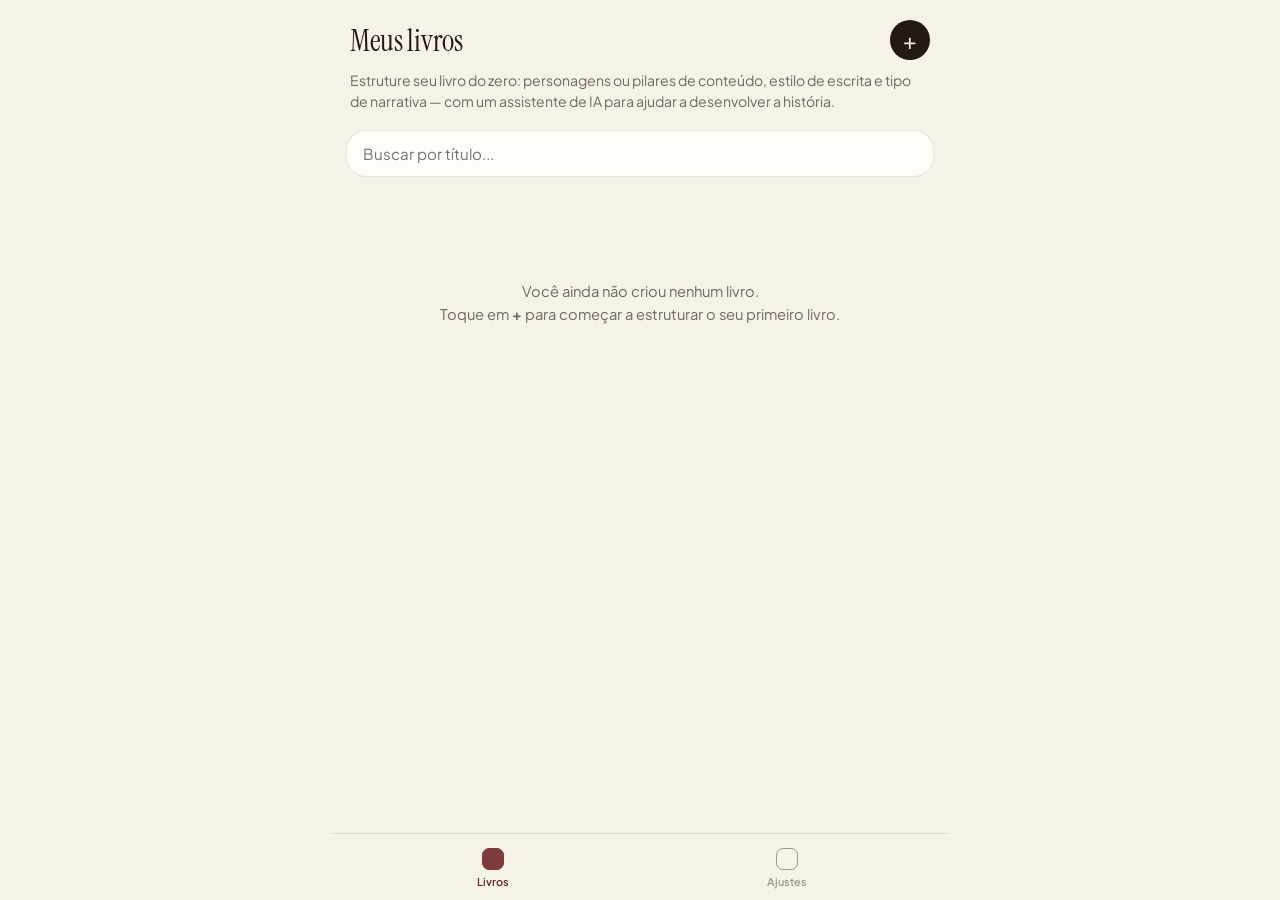
<file: index.html>
<!DOCTYPE html>
<html lang="pt-BR">
<head>
<meta charset="UTF-8">
<meta name="viewport" content="width=device-width, initial-scale=1.0">
<title>Estúdio do Livro</title>
<link rel="manifest" href="manifest.json">
<link rel="icon" href="data:image/svg+xml,%3Csvg xmlns='http://www.w3.org/2000/svg' viewBox='0 0 100 100'%3E%3Crect width='100' height='100' rx='22' fill='%237d3b3b'/%3E%3Cpath d='M28 26h30a10 10 0 0 1 10 10v40H38a10 10 0 0 0-10 10V26z' fill='%23f7f2e7'/%3E%3Cpath d='M28 26v60' stroke='%235e2b2b' stroke-width='4' stroke-linecap='round'/%3E%3C/svg%3E">
<link rel="apple-touch-icon" sizes="180x180" href="icons/icon-180.png">
<meta name="theme-color" content="#f7f2e7">
<meta name="apple-mobile-web-app-capable" content="yes">
<meta name="apple-mobile-web-app-status-bar-style" content="black-translucent">
<meta name="apple-mobile-web-app-title" content="Estúdio do Livro">
<link rel="preconnect" href="https://fonts.googleapis.com">
<link rel="preconnect" href="https://fonts.gstatic.com" crossorigin>
<link href="https://fonts.googleapis.com/css2?family=Instrument+Serif&family=Plus+Jakarta+Sans:wght@400;500;600;700;800&display=swap" rel="stylesheet">
<link rel="stylesheet" href="css/style.css">
</head>
<body>

<!-- HOME: BOOK LIST -->
<section id="screen-home" class="screen active" data-tab="livros">
  <header class="topbar">
    <h1>Meus livros</h1>
    <button id="btn-add-book" class="btn-round-dark" title="Novo livro">+</button>
  </header>

  <p class="tagline">Estruture seu livro do zero: personagens ou pilares de conteúdo, estilo de escrita e tipo de narrativa — com um assistente de IA para ajudar a desenvolver a história.</p>

  <div class="search-bar">
    <input id="search-input" type="text" placeholder="Buscar por título...">
  </div>

  <div id="book-list" class="house-list"></div>

  <p id="empty-state" class="empty-state" hidden>
    Você ainda não criou nenhum livro.<br>
    Toque em <strong>+</strong> para começar a estruturar o seu primeiro livro.
  </p>
</section>

<!-- NEW BOOK -->
<section id="screen-book-setup" class="screen" data-tab="livros">
  <header class="topbar with-border">
    <button class="icon-btn btn-back" data-back-to="screen-home">←</button>
    <h1 style="font-size:1.3rem;">Novo livro</h1>
  </header>

  <form id="book-setup-form" class="form">
    <label>Título do livro
      <input id="input-book-title" type="text" placeholder="Ex: O Jardim de Sal" required>
    </label>
    <label>Sobre o que é o seu livro?
      <select id="select-book-theme" required></select>
    </label>
    <p id="theme-hint" class="hint-text"></p>
    <label>Sinopse ou ideia inicial <span style="font-weight:400;color:var(--ink-faint);">(opcional)</span>
      <textarea id="input-book-synopsis" rows="4" placeholder="Um parágrafo curto sobre a ideia central, mesmo que ainda incompleta."></textarea>
    </label>
    <button type="submit" class="btn btn-primary">Criar livro</button>
  </form>
</section>

<!-- BOOK DETAIL -->
<section id="screen-book-detail" class="screen" data-tab="livros">
  <header class="topbar">
    <button class="icon-btn btn-back" data-back-to="screen-home">←</button>
    <div style="flex:1;"></div>
    <button id="btn-delete-book" class="icon-btn" title="Excluir livro">🗑</button>
  </header>
  <div style="padding: 0 20px 4px;">
    <h1 id="detail-title" style="font-size:1.7rem;">Livro</h1>
    <p id="detail-theme-label" style="margin:2px 0 0;color:var(--ink-soft);font-size:0.85rem;"></p>
  </div>

  <div class="tabs">
    <button class="tab-btn active" data-tab="tab-overview">Visão geral</button>
    <button class="tab-btn" data-tab="tab-characters">Personagens</button>
    <button class="tab-btn" data-tab="tab-structure">Estrutura</button>
    <button class="tab-btn" data-tab="tab-style">Estilo</button>
    <button class="tab-btn" data-tab="tab-reference">Livro anterior</button>
    <button class="tab-btn" data-tab="tab-ai">Assistente IA</button>
  </div>

  <!-- OVERVIEW -->
  <div id="tab-overview" class="tab-content active">
    <form id="form-overview" class="form" style="padding:0;">
      <label>Sinopse / premissa
        <textarea id="input-overview-synopsis" rows="4"></textarea>
      </label>
      <label>Público-alvo
        <input id="input-overview-audience" type="text" placeholder="Ex: mulheres 25-40 anos que querem mudar de carreira">
      </label>
      <label>Tom de voz
        <input id="input-overview-tone" type="text" placeholder="Ex: inspirador, direto, bem-humorado, poético...">
      </label>
      <button type="submit" class="btn btn-primary">Salvar visão geral</button>
    </form>
    <p id="overview-stats" class="hint-text" style="margin-top:14px;"></p>
  </div>

  <!-- CHARACTERS (narrative themes) -->
  <div id="tab-characters" class="tab-content">
    <p class="hint-text">Para cada personagem, pense em quem ele é, o que ele <strong>representa</strong> na história (um valor, um medo, uma transformação) e como ele empurra o conflito para frente.</p>

    <div class="card">
      <p class="label">Perguntas guia da narrativa</p>
      <form id="form-story-guide" class="form" style="padding:0;">
        <label>Qual é o conflito central da história?
          <textarea id="input-story-conflict" rows="2"></textarea>
        </label>
        <label>Cenário: onde e quando a história se passa?
          <textarea id="input-story-setting" rows="2"></textarea>
        </label>
        <label>Qual é o tema ou mensagem central?
          <textarea id="input-story-theme" rows="2"></textarea>
        </label>
        <label>Qual é o principal ponto de virada?
          <textarea id="input-story-turningpoint" rows="2"></textarea>
        </label>
        <label>Como a história termina (ou fica em aberto)?
          <textarea id="input-story-ending" rows="2"></textarea>
        </label>
        <button type="submit" class="btn btn-secondary">Salvar perguntas guia</button>
      </form>
    </div>

    <div class="section-heading-row">
      <h3>Personagens</h3>
      <button id="btn-add-character" class="pill-btn">+ Adicionar</button>
    </div>
    <div id="character-list" class="item-list"></div>
    <p id="characters-empty" class="empty-state" hidden>Nenhum personagem cadastrado ainda.</p>

    <form id="character-form" class="form card" hidden>
      <input id="input-char-id" type="hidden">
      <label>Nome do personagem
        <input id="input-char-name" type="text" required>
      </label>
      <label>Papel na história
        <select id="input-char-role">
          <option>Protagonista</option>
          <option>Antagonista</option>
          <option>Coadjuvante</option>
          <option>Mentor</option>
          <option>Interesse amoroso</option>
          <option>Narrador</option>
          <option>Antagonista secundário</option>
          <option>Outro</option>
        </select>
      </label>
      <label>O que ele representa / simboliza?
        <input id="input-char-represents" type="text" placeholder="Ex: a coragem de recomeçar, o medo de confiar...">
      </label>
      <label>Descrição / personalidade
        <textarea id="input-char-description" rows="3"></textarea>
      </label>
      <label>Objetivo / motivação
        <textarea id="input-char-goal" rows="2"></textarea>
      </label>
      <label>Conflito interno
        <textarea id="input-char-conflict" rows="2"></textarea>
      </label>
      <label>Arco de transformação
        <textarea id="input-char-arc" rows="2"></textarea>
      </label>
      <div style="display:flex;gap:10px;">
        <button type="submit" class="btn btn-primary" style="flex:1;">Salvar personagem</button>
        <button type="button" id="btn-cancel-character" class="btn btn-secondary" style="flex:1;">Cancelar</button>
      </div>
    </form>
  </div>

  <!-- STRUCTURE (mindset / non-fiction themes) -->
  <div id="tab-structure" class="tab-content">
    <p class="hint-text">Estas perguntas ajudam a estruturar o conteúdo antes de escrever o primeiro capítulo.</p>

    <form id="form-structure" class="form card">
      <label>Qual é a principal transformação que o leitor deve alcançar?
        <textarea id="input-struct-transformation" rows="2"></textarea>
      </label>
      <label>Qual é a dor / problema principal do seu leitor hoje?
        <textarea id="input-struct-pain" rows="2"></textarea>
      </label>
      <label>Quais crenças limitantes você quer desconstruir?
        <textarea id="input-struct-beliefs" rows="2"></textarea>
      </label>
      <label>Que exercícios, reflexões ou desafios práticos o leitor deve fazer?
        <textarea id="input-struct-exercises" rows="2"></textarea>
      </label>
      <label>Que histórias pessoais ou estudos de caso você vai usar?
        <textarea id="input-struct-cases" rows="2"></textarea>
      </label>
      <label>Resumo do "antes e depois" que representa o livro
        <textarea id="input-struct-beforeafter" rows="2"></textarea>
      </label>
      <label>Quem é o leitor ideal, e o que ele já tentou sem sucesso?
        <textarea id="input-struct-idealreader" rows="2"></textarea>
      </label>
      <button type="submit" class="btn btn-secondary">Salvar estrutura</button>
    </form>

    <div class="section-heading-row">
      <h3>Pilares / capítulos centrais</h3>
      <button id="btn-add-pillar" class="pill-btn">+ Adicionar pilar</button>
    </div>
    <div id="pillar-list" class="item-list"></div>
    <p id="pillars-empty" class="empty-state" hidden>Nenhum pilar cadastrado ainda.</p>

    <form id="pillar-form" class="form card" hidden>
      <input id="input-pillar-id" type="hidden">
      <label>Título do pilar / capítulo
        <input id="input-pillar-title" type="text" required>
      </label>
      <label>Do que ele trata?
        <textarea id="input-pillar-description" rows="3"></textarea>
      </label>
      <div style="display:flex;gap:10px;">
        <button type="submit" class="btn btn-primary" style="flex:1;">Salvar pilar</button>
        <button type="button" id="btn-cancel-pillar" class="btn btn-secondary" style="flex:1;">Cancelar</button>
      </div>
    </form>
  </div>

  <!-- STYLE -->
  <div id="tab-style" class="tab-content">
    <form id="form-style" class="form" style="padding:0;">
      <label>Tipo de escrita (ponto de vista)
        <select id="input-writing-type">
          <option>Primeira pessoa</option>
          <option>Segunda pessoa</option>
          <option>Terceira pessoa limitada</option>
          <option>Terceira pessoa onisciente</option>
          <option>Epistolar (cartas / diário)</option>
          <option>Multinarrador (várias vozes)</option>
          <option>Direto ao leitor (conversacional / não-ficção)</option>
          <option>Outro</option>
        </select>
      </label>
      <label>Tipo de narrativa (estrutura)
        <select id="input-narrative-type">
          <option>Linear / cronológica</option>
          <option>Não linear (flashbacks e saltos no tempo)</option>
          <option>Estrutura em três atos</option>
          <option>Jornada do herói</option>
          <option>Múltiplos POVs entrelaçados</option>
          <option>Capítulos temáticos (comum em não-ficção)</option>
          <option>Circular (começa e termina no mesmo ponto)</option>
          <option>Outro</option>
        </select>
      </label>
      <button type="submit" class="btn btn-primary">Salvar estilo</button>
    </form>
  </div>

  <!-- REFERENCE (previous book) -->
  <div id="tab-reference" class="tab-content">
    <p class="hint-text">Se você já tem um livro anterior (ou qualquer texto de referência do mesmo universo/estilo), envie o arquivo ou cole o texto aqui. O assistente de IA vai usar esse material para entender melhor o assunto e o seu estilo de escrita.</p>

    <div class="card">
      <p class="label">Enviar arquivo (.txt, .pdf ou .docx)</p>
      <label class="btn btn-secondary photo-upload-label" style="margin-top:6px;">
        Escolher arquivo
        <input id="input-reference-file" type="file" accept=".txt,.pdf,.docx,text/plain,application/pdf" hidden>
      </label>
      <p id="reference-file-status" class="hint-text" style="margin-top:10px;" hidden></p>
    </div>

    <div class="card">
      <p class="label">— ou cole o texto manualmente —</p>
      <textarea id="input-reference-paste" rows="6" placeholder="Cole aqui um trecho do seu livro anterior..." style="width:100%;margin-top:8px;padding:12px 14px;border-radius:var(--radius-sm);border:1.5px solid var(--hairline);font-family:inherit;font-size:0.95rem;"></textarea>
      <button id="btn-save-reference-paste" class="btn btn-secondary">Salvar texto colado</button>
    </div>

    <div id="reference-current" class="card" hidden>
      <p class="label">Referência salva</p>
      <p id="reference-preview" class="value" style="max-height:140px;overflow:auto;"></p>
      <button id="btn-remove-reference" class="btn btn-danger">Remover referência</button>
    </div>
  </div>

  <!-- AI ASSISTANT -->
  <div id="tab-ai" class="tab-content">
    <div id="ai-key-warning" class="warning-text" hidden>
      Configure sua chave de API da Anthropic (Claude) em <strong>Ajustes</strong> para habilitar o assistente de IA.
      <button id="btn-goto-settings-from-ai" class="btn-link" style="display:block;">Ir para Ajustes →</button>
    </div>

    <div id="ai-quick-actions" class="chip-row"></div>

    <div id="chat-messages" class="chat-messages"></div>

    <form id="chat-form" class="chat-input-row">
      <textarea id="input-chat-message" rows="2" placeholder="Pergunte algo ou peça uma sugestão para o seu livro..."></textarea>
      <button type="submit" class="btn btn-primary" style="width:auto;margin-top:0;">Enviar</button>
    </form>
    <button id="btn-clear-chat" class="btn-link">Limpar conversa</button>
  </div>
</section>

<!-- SETTINGS -->
<section id="screen-settings" class="screen" data-tab="ajustes">
  <header class="topbar">
    <h1>Ajustes</h1>
  </header>

  <div class="card" style="margin:8px 16px;">
    <p class="label">Assistente de IA</p>
    <form id="form-ai-config" class="form" style="padding:0;">
      <label>Provedor
        <input type="text" value="Anthropic (Claude)" disabled>
      </label>
      <label>Modelo
        <input id="input-ai-model" type="text" placeholder="claude-sonnet-5">
      </label>
      <label>Chave de API
        <input id="input-ai-key" type="password" placeholder="sk-ant-...">
      </label>
      <button type="submit" class="btn btn-primary">Salvar configuração da IA</button>
    </form>
    <p class="warning-text" style="margin:14px 0 0;">
      Sua chave fica salva <strong>apenas neste navegador</strong> (localStorage) e é usada para chamar a API da Anthropic diretamente do seu dispositivo — ela nunca passa por nenhum outro servidor. Não compartilhe essa chave. Crie a sua em console.anthropic.com.
    </p>
  </div>

  <div class="settings-card">
    <button id="btn-export" class="settings-row">
      <span>Exportar backup</span>
      <span class="row-meta">JSON ›</span>
    </button>
    <label class="settings-row" for="input-import">
      <span>Importar backup</span>
      <span class="row-meta">JSON ›</span>
      <input id="input-import" type="file" accept="application/json">
    </label>
    <button id="btn-reset-all" class="settings-row danger">
      <span>Apagar todos os dados</span>
      <span class="row-meta">›</span>
    </button>
  </div>

  <p class="storage-info" id="storage-info"></p>
</section>

<div id="toast" class="toast" hidden></div>

<!-- Persistent bottom tab bar -->
<nav id="tab-bar" class="tab-bar">
  <button class="tab-bar-btn" data-target="screen-home"><span class="tab-dot"></span>Livros</button>
  <button class="tab-bar-btn" data-target="screen-settings"><span class="tab-dot"></span>Ajustes</button>
</nav>

<script src="js/app.js"></script>
</body>
</html>
</file>
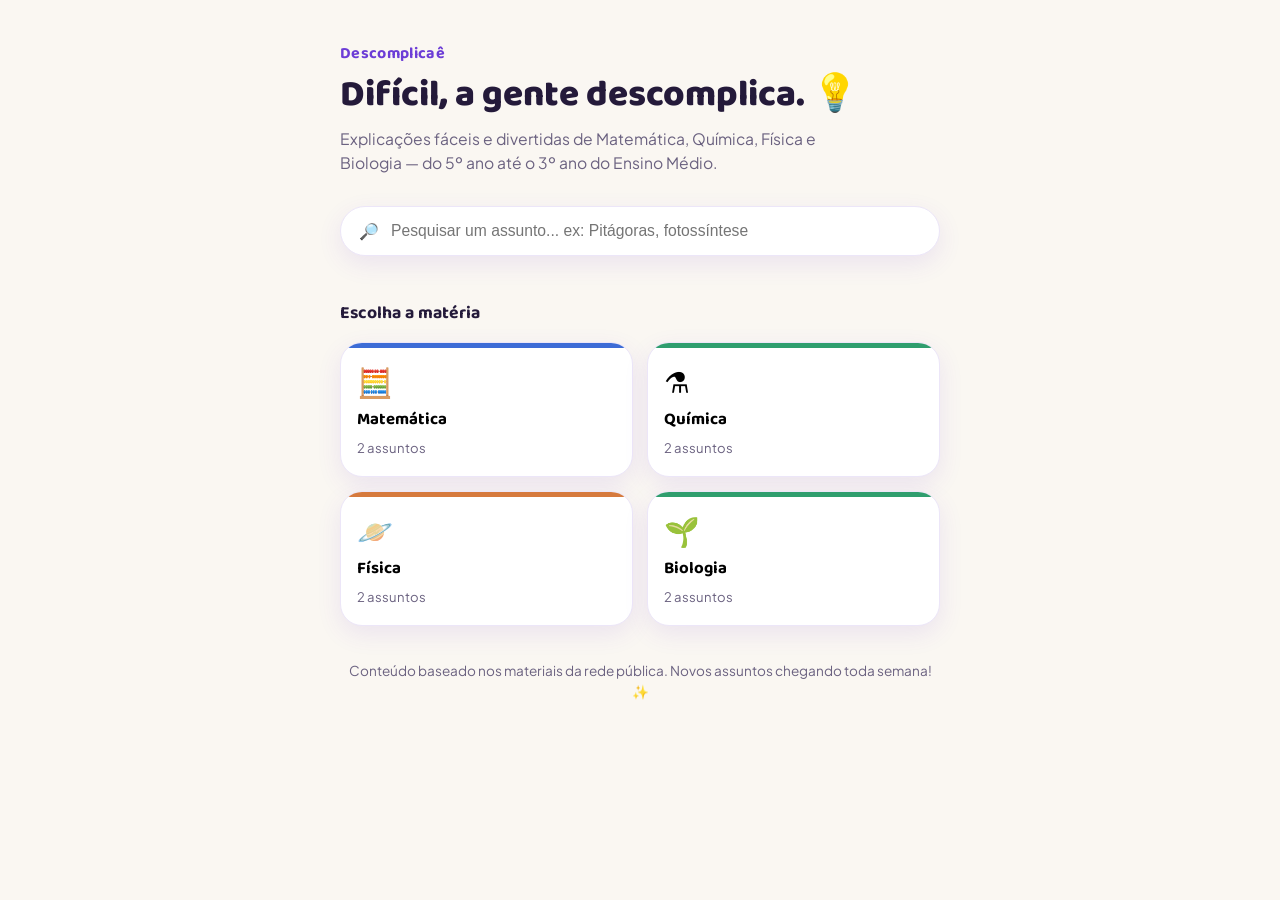
<file: descomplicae/index.html>
<!DOCTYPE html>
<html lang="pt-BR">
<head>
<meta charset="UTF-8">
<meta name="viewport" content="width=device-width, initial-scale=1.0">
<title>Descomplicaê</title>
<link rel="manifest" href="manifest.json">
<link rel="icon" type="image/png" sizes="32x32" href="icons/icon-32.png">
<link rel="icon" type="image/png" sizes="16x16" href="icons/icon-16.png">
<link rel="apple-touch-icon" sizes="180x180" href="icons/icon-180.png">
<meta name="theme-color" content="#6c3dd6">
<meta name="apple-mobile-web-app-capable" content="yes">
<meta name="apple-mobile-web-app-status-bar-style" content="black-translucent">
<meta name="apple-mobile-web-app-title" content="Descomplicaê">
<meta name="description" content="Explicações fáceis e lúdicas de Matemática, Química, Física e Biologia.">
<link rel="preconnect" href="https://fonts.googleapis.com">
<link rel="preconnect" href="https://fonts.gstatic.com" crossorigin>
<link href="https://fonts.googleapis.com/css2?family=Baloo+2:wght@500;600;700;800&family=Plus+Jakarta+Sans:wght@400;500;600;700;800&display=swap" rel="stylesheet">
<link rel="stylesheet" href="css/style.css">
</head>
<body>

<!-- HOME -->
<section id="screen-home" class="screen">
  <header class="hero">
    <p class="hero-kicker">Descomplicaê</p>
    <h1>Difícil, a gente descomplica. 💡</h1>
    <p class="hero-sub">Explicações fáceis e divertidas de Matemática, Química, Física e Biologia — do 5º ano até o 3º ano do Ensino Médio.</p>
  </header>

  <div class="search-bar">
    <span class="search-icon">🔎</span>
    <input id="search-input" type="text" placeholder="Pesquisar um assunto... ex: Pitágoras, fotossíntese">
  </div>
  <div id="search-results" class="search-results" hidden></div>

  <h2 class="section-title">Escolha a matéria</h2>
  <div id="subject-grid" class="subject-grid"></div>

  <p class="footnote">Conteúdo baseado nos materiais da rede pública. Novos assuntos chegando toda semana! ✨</p>
</section>

<!-- SUBJECT: TOPIC LIST -->
<section id="screen-subject" class="screen">
  <header class="topbar" id="subject-topbar">
    <button class="icon-btn btn-back" data-back-to="screen-home">←</button>
    <div class="topbar-title">
      <p id="subject-emoji" class="topbar-emoji"></p>
      <h1 id="subject-name">Matéria</h1>
    </div>
  </header>
  <p id="subject-tagline" class="subject-tagline"></p>
  <div id="topic-groups" class="topic-groups"></div>
</section>

<!-- TOPIC DETAIL -->
<section id="screen-topic" class="screen">
  <header class="topbar">
    <button class="icon-btn btn-back" id="topic-back-btn">←</button>
    <div class="topbar-title">
      <p id="topic-badges" class="topic-badges"></p>
      <h1 id="topic-title">Assunto</h1>
    </div>
  </header>

  <div id="topic-content" class="topic-content"></div>

</section>

<script src="js/app.js"></script>
</body>
</html>
</file>
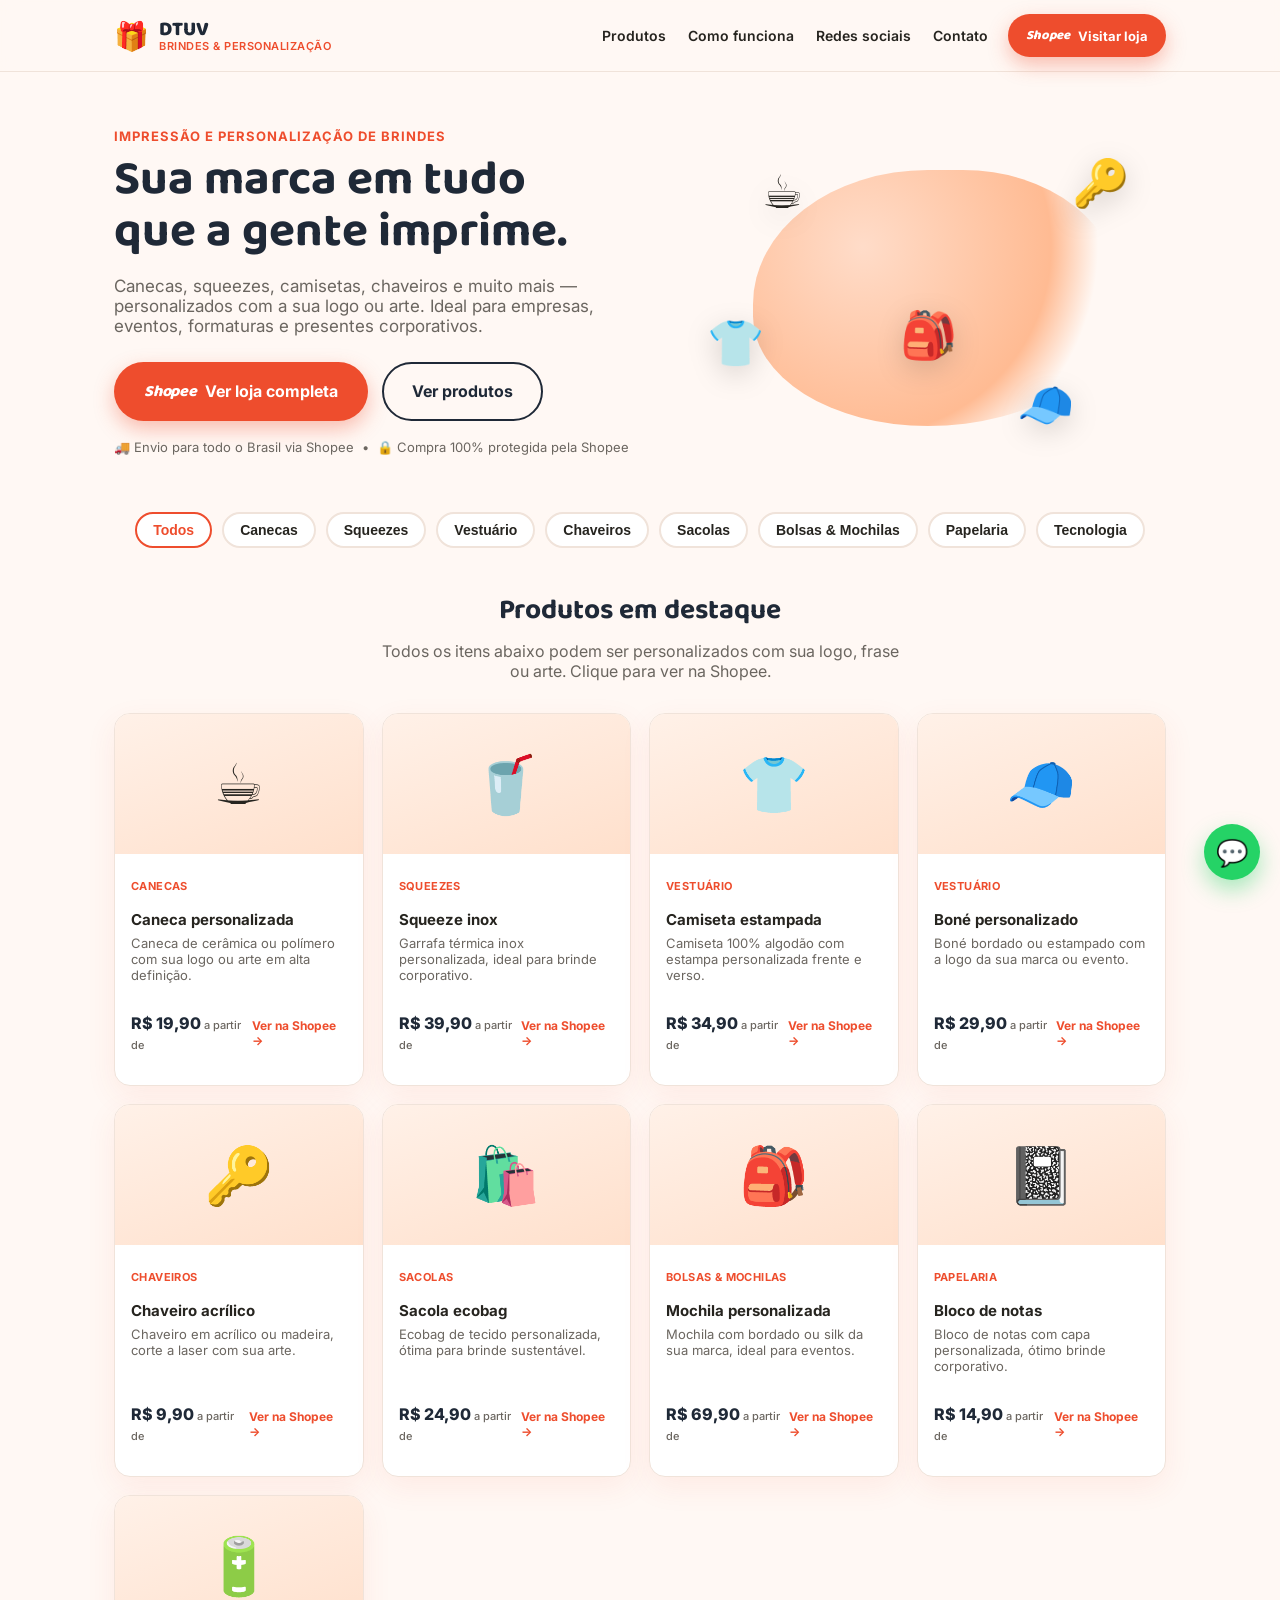
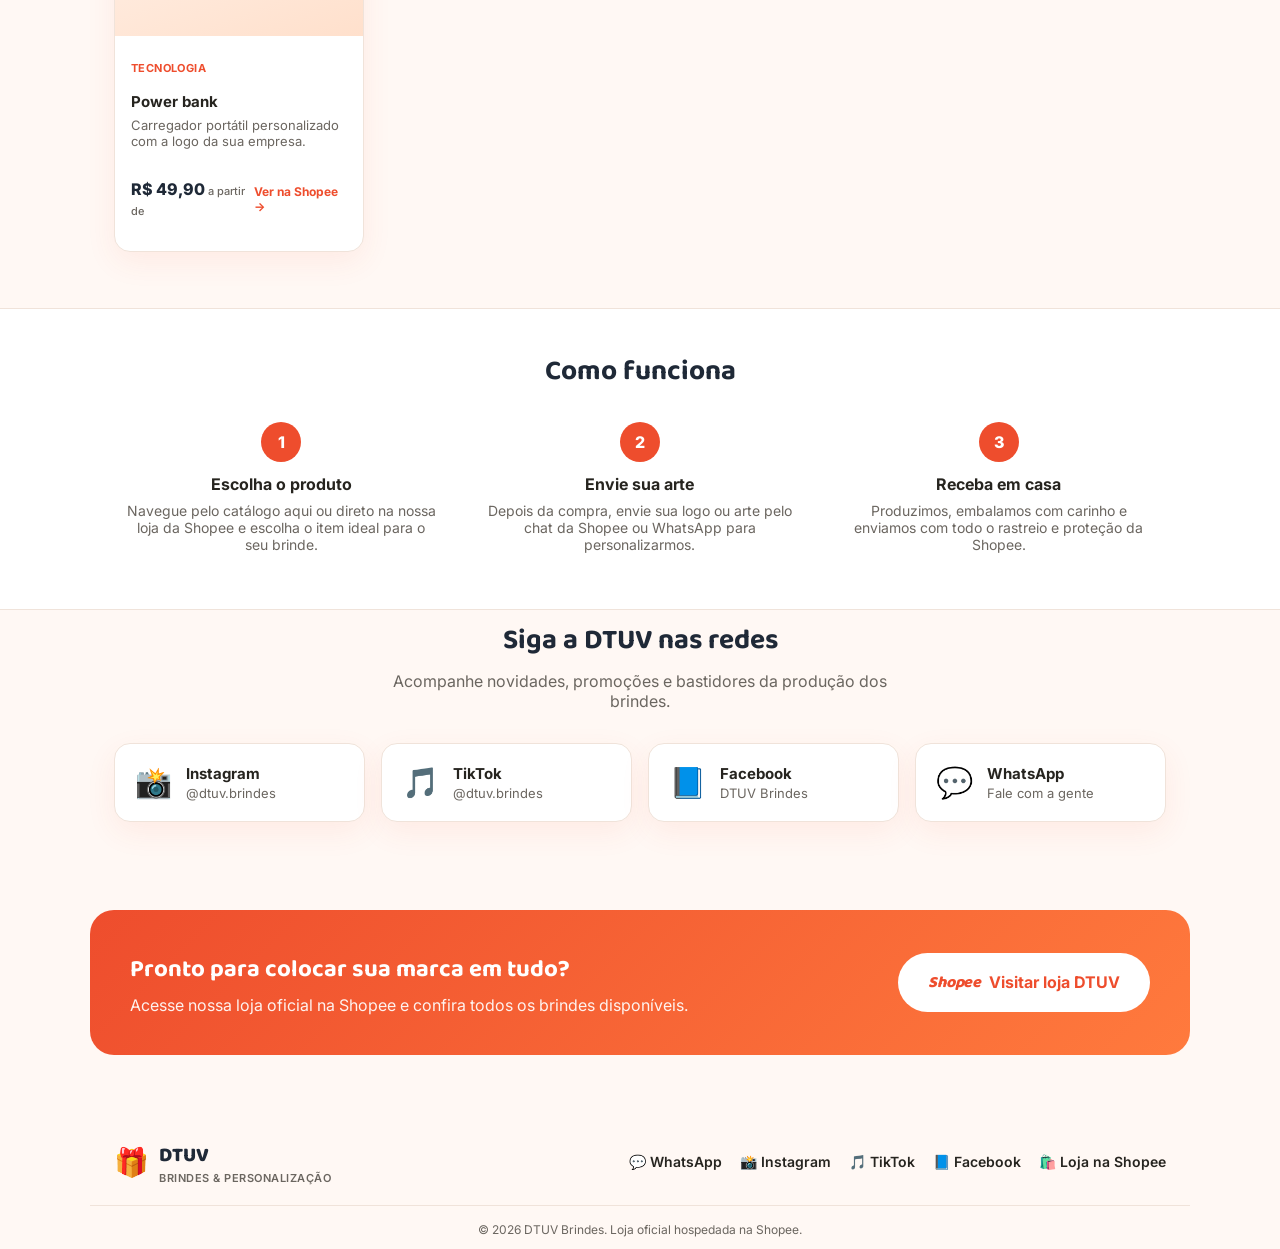
<file: dtuv-brindes/index.html>
<!DOCTYPE html>
<html lang="pt-BR">
<head>
<meta charset="UTF-8">
<meta name="viewport" content="width=device-width, initial-scale=1.0">
<title>DTUV Brindes — Impressão e Personalização</title>
<meta name="description" content="DTUV Brindes: impressão e personalização de canecas, squeezes, camisetas, chaveiros e brindes com a sua arte. Siga nas redes e compre na nossa loja oficial da Shopee.">
<link rel="preconnect" href="https://fonts.googleapis.com">
<link rel="preconnect" href="https://fonts.gstatic.com" crossorigin>
<link href="https://fonts.googleapis.com/css2?family=Inter:wght@400;500;600;700;800&family=Baloo+2:wght@600;700;800&display=swap" rel="stylesheet">
<link rel="stylesheet" href="css/style.css">
</head>
<body>

<header class="topbar">
  <div class="topbar-inner">
    <a class="brand" href="#topo">
      <span class="brand-mark">🎁</span>
      <span class="brand-text">
        <span class="brand-name">DTUV</span>
        <span class="brand-tag">brindes &amp; personalização</span>
      </span>
    </a>
    <nav class="nav">
      <a href="#produtos">Produtos</a>
      <a href="#como-funciona">Como funciona</a>
      <a href="#redes">Redes sociais</a>
      <a href="#contato">Contato</a>
    </nav>
    <a class="btn btn-shopee nav-cta" id="btn-shopee-top" href="#" target="_blank" rel="noopener">
      <span class="shopee-logo">Shopee</span> Visitar loja
    </a>
  </div>
</header>

<section id="topo" class="hero">
  <div class="hero-inner">
    <div class="hero-copy">
      <p class="eyebrow">Impressão e personalização de brindes</p>
      <h1>Sua marca em tudo<br>que a gente imprime.</h1>
      <p class="hero-sub">Canecas, squeezes, camisetas, chaveiros e muito mais — personalizados com a
        sua logo ou arte. Ideal para empresas, eventos, formaturas e presentes corporativos.</p>
      <div class="hero-actions">
        <a class="btn btn-shopee btn-lg" id="btn-shopee-hero" href="#" target="_blank" rel="noopener">
          <span class="shopee-logo">Shopee</span> Ver loja completa
        </a>
        <a class="btn btn-outline btn-lg" href="#produtos">Ver produtos</a>
      </div>
      <p class="hero-note">🚚 Envio para todo o Brasil via Shopee &nbsp;•&nbsp; 🔒 Compra 100% protegida pela Shopee</p>
    </div>
    <div class="hero-art" aria-hidden="true">
      <div class="hero-blob"></div>
      <div class="hero-emoji hero-emoji-1">☕</div>
      <div class="hero-emoji hero-emoji-2">👕</div>
      <div class="hero-emoji hero-emoji-3">🔑</div>
      <div class="hero-emoji hero-emoji-4">🧢</div>
      <div class="hero-emoji hero-emoji-5">🎒</div>
    </div>
  </div>
</section>

<section class="categories">
  <div class="section-inner">
    <div class="category-filters" id="category-filters"></div>
  </div>
</section>

<section id="produtos" class="products">
  <div class="section-inner">
    <h2 class="section-title">Produtos em destaque</h2>
    <p class="section-sub">Todos os itens abaixo podem ser personalizados com sua logo, frase ou arte. Clique para ver na Shopee.</p>
    <div id="product-grid" class="product-grid"></div>
  </div>
</section>

<section id="como-funciona" class="how-it-works">
  <div class="section-inner">
    <h2 class="section-title">Como funciona</h2>
    <div class="steps">
      <div class="step">
        <div class="step-num">1</div>
        <h3>Escolha o produto</h3>
        <p>Navegue pelo catálogo aqui ou direto na nossa loja da Shopee e escolha o item ideal para o seu brinde.</p>
      </div>
      <div class="step">
        <div class="step-num">2</div>
        <h3>Envie sua arte</h3>
        <p>Depois da compra, envie sua logo ou arte pelo chat da Shopee ou WhatsApp para personalizarmos.</p>
      </div>
      <div class="step">
        <div class="step-num">3</div>
        <h3>Receba em casa</h3>
        <p>Produzimos, embalamos com carinho e enviamos com todo o rastreio e proteção da Shopee.</p>
      </div>
    </div>
  </div>
</section>

<section id="redes" class="social">
  <div class="section-inner">
    <h2 class="section-title">Siga a DTUV nas redes</h2>
    <p class="section-sub">Acompanhe novidades, promoções e bastidores da produção dos brindes.</p>
    <div class="social-grid" id="social-grid"></div>
  </div>
</section>

<section class="cta-banner">
  <div class="section-inner cta-banner-inner">
    <div>
      <h2>Pronto para colocar sua marca em tudo?</h2>
      <p>Acesse nossa loja oficial na Shopee e confira todos os brindes disponíveis.</p>
    </div>
    <a class="btn btn-shopee btn-lg" id="btn-shopee-cta" href="#" target="_blank" rel="noopener">
      <span class="shopee-logo">Shopee</span> Visitar loja DTUV
    </a>
  </div>
</section>

<footer id="contato" class="footer">
  <div class="section-inner footer-inner">
    <div class="footer-brand">
      <span class="brand-mark">🎁</span>
      <div>
        <p class="brand-name">DTUV</p>
        <p class="brand-tag">brindes &amp; personalização</p>
      </div>
    </div>
    <div class="footer-links">
      <a id="footer-whatsapp" href="#" target="_blank" rel="noopener">💬 WhatsApp</a>
      <a id="footer-instagram" href="#" target="_blank" rel="noopener">📸 Instagram</a>
      <a id="footer-tiktok" href="#" target="_blank" rel="noopener">🎵 TikTok</a>
      <a id="footer-facebook" href="#" target="_blank" rel="noopener">📘 Facebook</a>
      <a id="footer-shopee" href="#" target="_blank" rel="noopener">🛍️ Loja na Shopee</a>
    </div>
  </div>
  <p class="footer-copy">© <span id="footer-year"></span> DTUV Brindes. Loja oficial hospedada na Shopee.</p>
</footer>

<a class="whatsapp-float" id="whatsapp-float" href="#" target="_blank" rel="noopener" title="Falar no WhatsApp">💬</a>

<script src="js/app.js"></script>
</body>
</html>
</file>
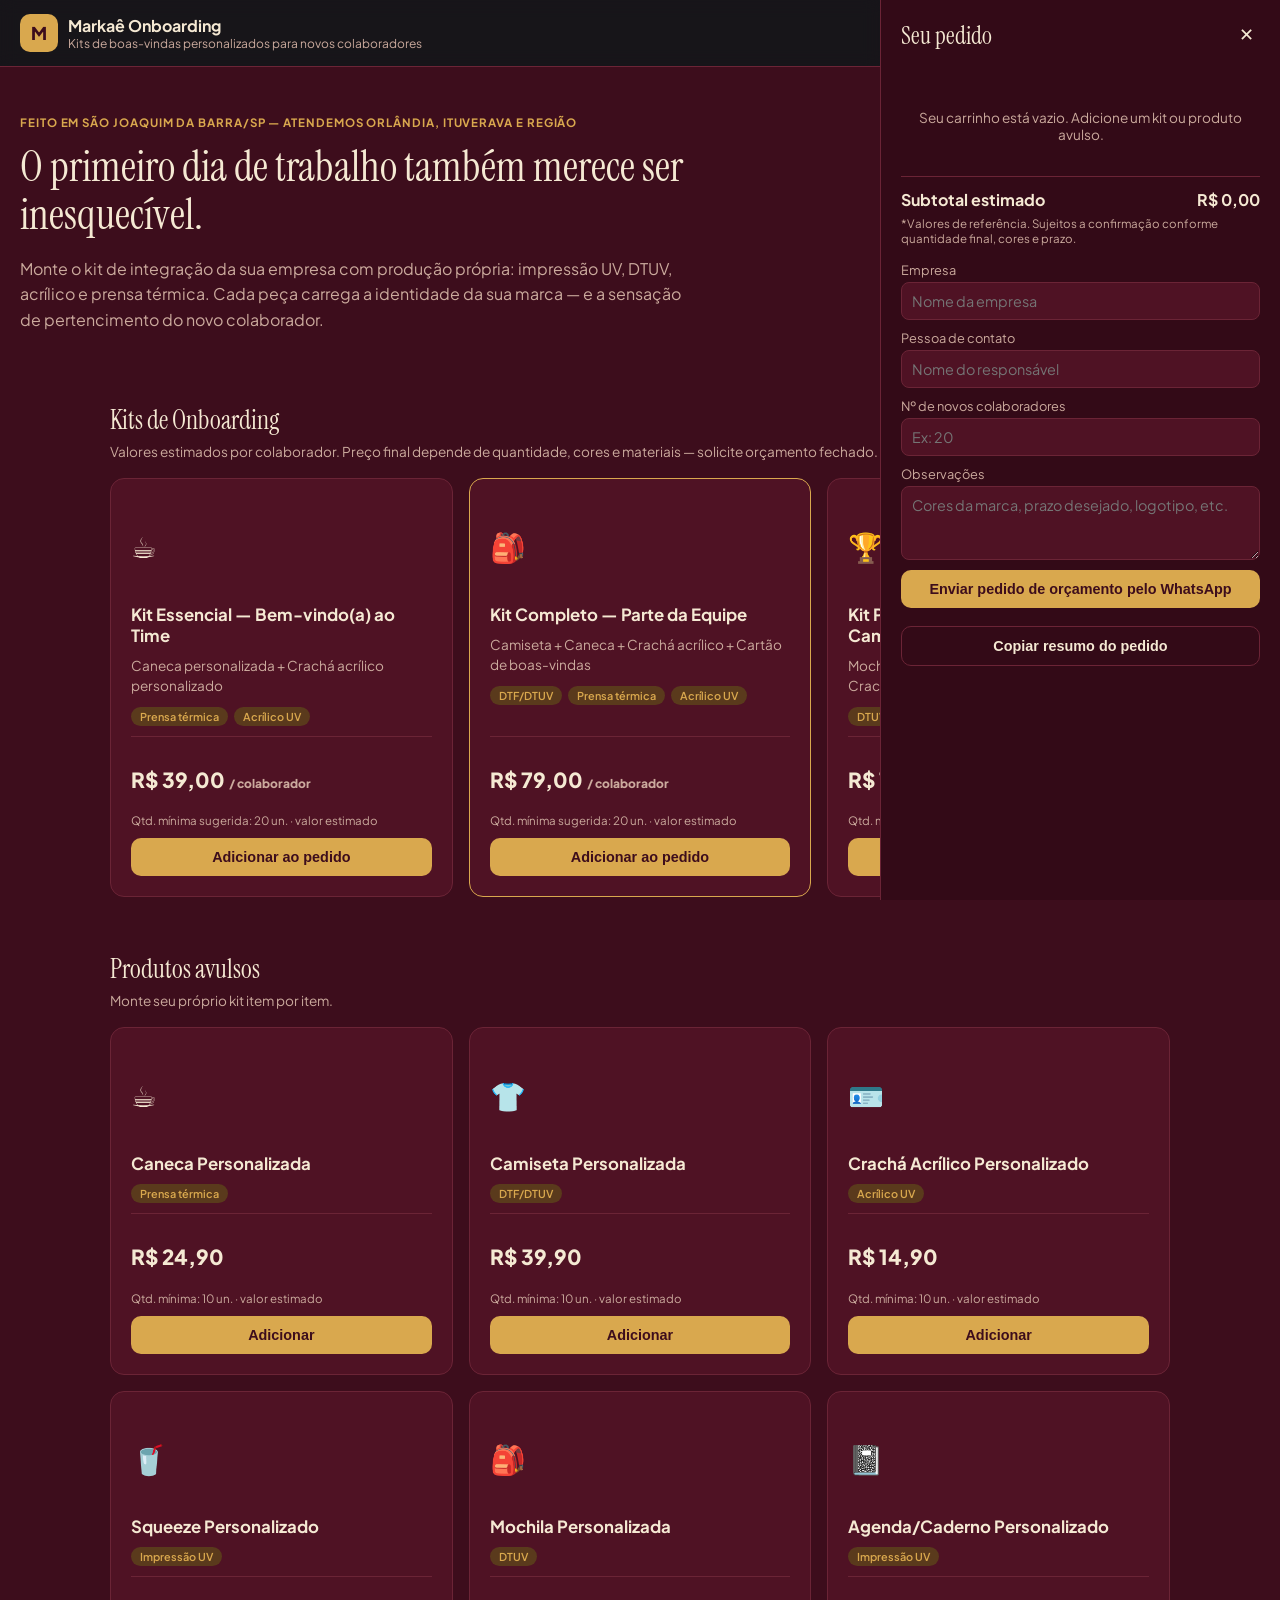
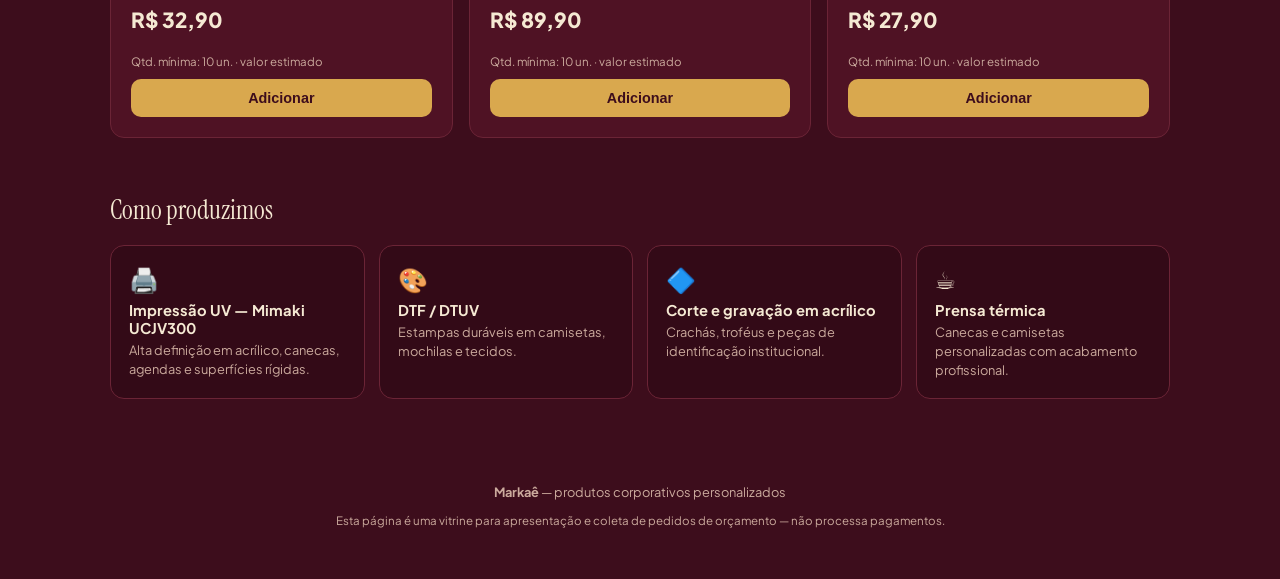
<file: markae-onboarding/index.html>
<!DOCTYPE html>
<html lang="pt-BR">
<head>
<meta charset="UTF-8">
<meta name="viewport" content="width=device-width, initial-scale=1.0">
<title>Markaê Onboarding — Loja de Kits de Boas-Vindas</title>
<link rel="preconnect" href="https://fonts.googleapis.com">
<link rel="preconnect" href="https://fonts.gstatic.com" crossorigin>
<link href="https://fonts.googleapis.com/css2?family=Instrument+Serif&family=Plus+Jakarta+Sans:wght@400;500;600;700;800&display=swap" rel="stylesheet">
<link rel="stylesheet" href="css/style.css">
</head>
<body>

<header class="topbar">
  <div class="brand">
    <span class="brand-mark">M</span>
    <div>
      <p class="brand-name">Markaê Onboarding</p>
      <p class="brand-sub">Kits de boas-vindas personalizados para novos colaboradores</p>
    </div>
  </div>
  <button id="btn-open-cart" class="cart-btn">
    🛒 <span id="cart-count">0</span>
  </button>
</header>

<section class="hero">
  <p class="hero-eyebrow">Feito em São Joaquim da Barra/SP — atendemos Orlândia, Ituverava e região</p>
  <h1>O primeiro dia de trabalho também merece ser inesquecível.</h1>
  <p class="hero-text">Monte o kit de integração da sua empresa com produção própria: impressão UV, DTUV, acrílico e prensa térmica. Cada peça carrega a identidade da sua marca — e a sensação de pertencimento do novo colaborador.</p>
</section>

<section class="section" id="kits">
  <div class="section-heading">
    <h2>Kits de Onboarding</h2>
    <p class="section-note">Valores estimados por colaborador. Preço final depende de quantidade, cores e materiais — solicite orçamento fechado.</p>
  </div>
  <div id="kits-grid" class="kits-grid"></div>
</section>

<section class="section" id="produtos">
  <div class="section-heading">
    <h2>Produtos avulsos</h2>
    <p class="section-note">Monte seu próprio kit item por item.</p>
  </div>
  <div id="products-grid" class="products-grid"></div>
</section>

<section class="section" id="capacidade">
  <div class="section-heading">
    <h2>Como produzimos</h2>
  </div>
  <div class="capability-grid">
    <div class="capability-card">
      <p class="capability-icon">🖨️</p>
      <p class="capability-title">Impressão UV — Mimaki UCJV300</p>
      <p class="capability-text">Alta definição em acrílico, canecas, agendas e superfícies rígidas.</p>
    </div>
    <div class="capability-card">
      <p class="capability-icon">🎨</p>
      <p class="capability-title">DTF / DTUV</p>
      <p class="capability-text">Estampas duráveis em camisetas, mochilas e tecidos.</p>
    </div>
    <div class="capability-card">
      <p class="capability-icon">🔷</p>
      <p class="capability-title">Corte e gravação em acrílico</p>
      <p class="capability-text">Crachás, troféus e peças de identificação institucional.</p>
    </div>
    <div class="capability-card">
      <p class="capability-icon">☕</p>
      <p class="capability-title">Prensa térmica</p>
      <p class="capability-text">Canecas e camisetas personalizadas com acabamento profissional.</p>
    </div>
  </div>
</section>

<!-- CARRINHO -->
<div id="cart-overlay" class="cart-overlay" hidden></div>
<aside id="cart-panel" class="cart-panel" hidden>
  <header class="cart-panel-header">
    <h2>Seu pedido</h2>
    <button id="btn-close-cart" class="icon-btn">✕</button>
  </header>

  <div id="cart-items" class="cart-items"></div>
  <p id="cart-empty" class="empty-state" hidden>Seu carrinho está vazio. Adicione um kit ou produto avulso.</p>

  <div class="cart-summary">
    <div class="cart-summary-row">
      <span>Subtotal estimado</span>
      <strong id="cart-subtotal">R$ 0,00</strong>
    </div>
    <p class="cart-summary-note">*Valores de referência. Sujeitos a confirmação conforme quantidade final, cores e prazo.</p>
  </div>

  <form id="quote-form" class="quote-form">
    <label>Empresa
      <input id="input-company" type="text" placeholder="Nome da empresa" required>
    </label>
    <label>Pessoa de contato
      <input id="input-contact" type="text" placeholder="Nome do responsável">
    </label>
    <label>Nº de novos colaboradores
      <input id="input-headcount" type="number" min="1" placeholder="Ex: 20">
    </label>
    <label>Observações
      <textarea id="input-message" rows="3" placeholder="Cores da marca, prazo desejado, logotipo, etc."></textarea>
    </label>
    <button type="submit" class="btn btn-primary">Enviar pedido de orçamento pelo WhatsApp</button>
    <button type="button" id="btn-copy-summary" class="btn btn-secondary">Copiar resumo do pedido</button>
  </form>
</aside>

<div id="toast" class="toast" hidden></div>

<footer class="footer">
  <p><strong>Markaê</strong> — produtos corporativos personalizados</p>
  <p class="footer-sub">Esta página é uma vitrine para apresentação e coleta de pedidos de orçamento — não processa pagamentos.</p>
</footer>

<script src="js/app.js"></script>
</body>
</html>
</file>
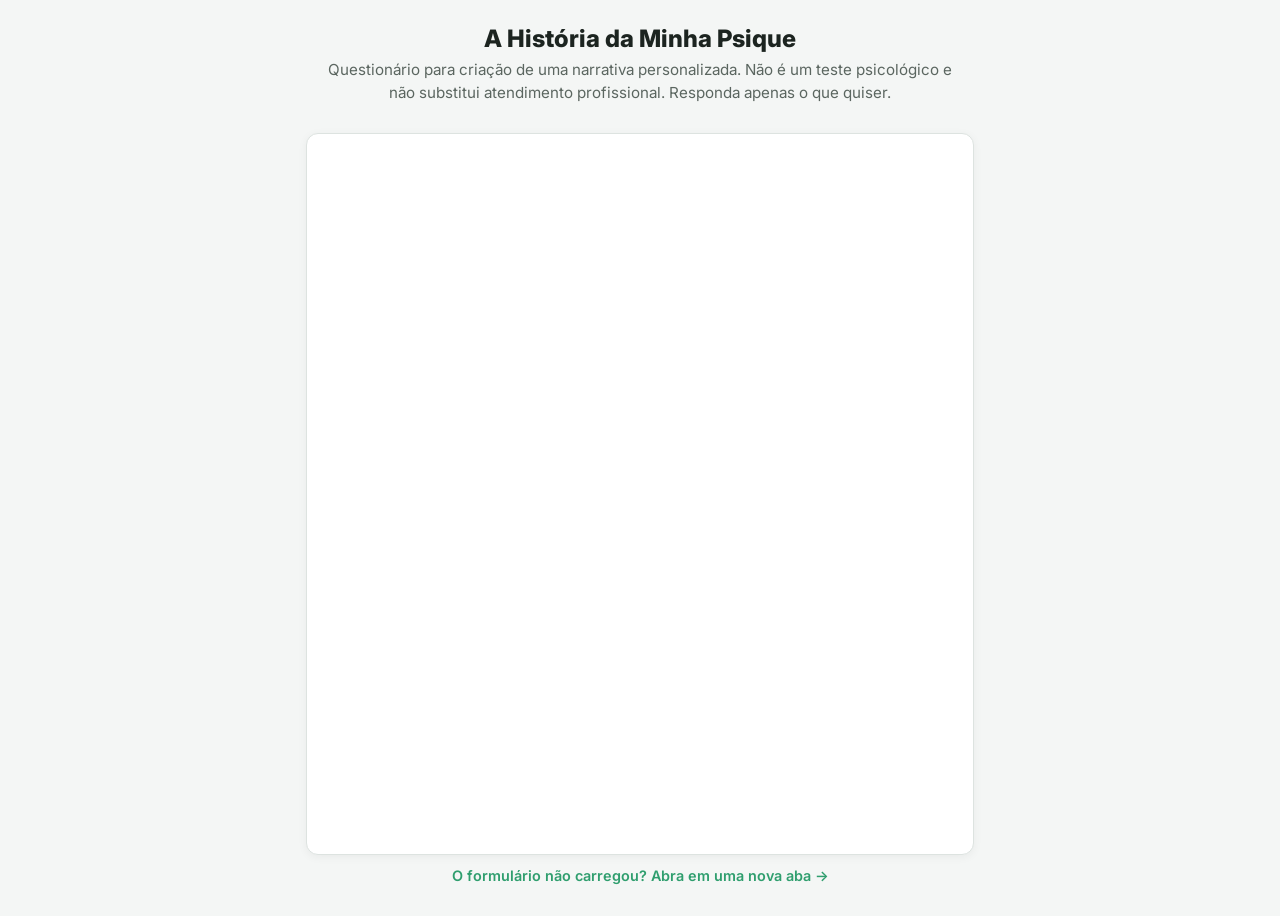
<file: historia-psique.html>
<!DOCTYPE html>
<html lang="pt-BR">
<head>
<meta charset="UTF-8">
<meta name="viewport" content="width=device-width, initial-scale=1.0">
<title>A História da Minha Psique</title>
<link rel="preconnect" href="https://fonts.googleapis.com">
<link rel="preconnect" href="https://fonts.gstatic.com" crossorigin>
<link href="https://fonts.googleapis.com/css2?family=Inter:wght@400;500;600;700;800&display=swap" rel="stylesheet">
<style>
  :root {
    color-scheme: light;
    --bg: #f4f6f5;
    --text: #1c2420;
    --muted: #5b6660;
    --border: #dde3e0;
    --accent: #2f9e6e;
  }
  * { box-sizing: border-box; }
  body {
    margin: 0;
    font-family: 'Inter', -apple-system, BlinkMacSystemFont, sans-serif;
    background: var(--bg);
    color: var(--text);
  }
  header {
    padding: 24px 16px 12px;
    text-align: center;
  }
  header h1 {
    margin: 0 0 6px;
    font-size: 1.5rem;
    font-weight: 800;
  }
  header p {
    margin: 0 auto;
    max-width: 640px;
    color: var(--muted);
    font-size: 0.95rem;
    line-height: 1.5;
  }
  .form-wrap {
    max-width: 700px;
    margin: 16px auto 32px;
    padding: 0 16px;
  }
  .form-frame-box {
    background: #fff;
    border: 1px solid var(--border);
    border-radius: 12px;
    overflow: hidden;
    box-shadow: 0 2px 10px rgba(0,0,0,0.05);
  }
  iframe {
    display: block;
    width: 100%;
    min-height: 80vh;
    border: 0;
  }
  .fallback-link {
    display: block;
    text-align: center;
    margin-top: 12px;
    color: var(--accent);
    text-decoration: none;
    font-weight: 600;
    font-size: 0.9rem;
  }
</style>
</head>
<body>

<header>
  <h1>A História da Minha Psique</h1>
  <p>Questionário para criação de uma narrativa personalizada. Não é um teste psicológico
  e não substitui atendimento profissional. Responda apenas o que quiser.</p>
</header>

<div class="form-wrap">
  <div class="form-frame-box">
    <iframe
      src="https://docs.google.com/forms/d/e/1FAIpQLScryrY7Sc68mNo790U-a5Ku0c3KPbiFznhkDMuIIIbK4mx_rA/viewform?embedded=true"
      width="640" height="384" frameborder="0" marginheight="0" marginwidth="0"
      title="Formulário: A História da Minha Psique">
      Carregando…
    </iframe>
  </div>
  <a class="fallback-link"
     href="https://docs.google.com/forms/d/e/1FAIpQLScryrY7Sc68mNo790U-a5Ku0c3KPbiFznhkDMuIIIbK4mx_rA/viewform"
     target="_blank" rel="noopener">
    O formulário não carregou? Abra em uma nova aba →
  </a>
</div>

</body>
</html>
</file>
<file: css/style.css>
:root {
  --ink: #241a14;
  --ink-soft: rgba(36, 26, 20, 0.64);
  --ink-faint: rgba(36, 26, 20, 0.42);
  --hairline: rgba(36, 26, 20, 0.1);
  --paper: #f7f2e7;
  --paper-dim: #efe6d3;
  --card: #fffdf8;
  --primary: #7d3b3b;
  --primary-dark: #5e2b2b;
  --primary-tint: #f1e0dc;
  --gold: #b8892b;
  --gold-tint: #f7ecd3;
  --danger: #b5423f;
  --danger-tint: #f6e4e2;
  --radius-lg: 24px;
  --radius: 20px;
  --radius-sm: 14px;
  --shadow-sm: 0 1px 2px rgba(36, 26, 20, 0.06);
  --shadow-md: 0 4px 16px rgba(36, 26, 20, 0.08);
  --shadow-lg: 0 16px 40px rgba(36, 26, 20, 0.2);
  --font-display: "Instrument Serif", ui-serif, Georgia, serif;
  --font-body: "Plus Jakarta Sans", -apple-system, BlinkMacSystemFont, "Segoe UI", Roboto, Helvetica, Arial, sans-serif;
}

/* The `hidden` attribute must always win over any component's own
   `display` value (buttons, forms, etc. all set `display` explicitly,
   which otherwise silently overrides the browser's default [hidden] rule). */
[hidden] { display: none !important; }

* { box-sizing: border-box; }
::selection { background: var(--primary-tint); color: var(--primary-dark); }

html { -webkit-text-size-adjust: 100%; }

body {
  margin: 0;
  font-family: var(--font-body);
  background: var(--paper);
  color: var(--ink);
  -webkit-tap-highlight-color: transparent;
  -webkit-font-smoothing: antialiased;
}

h1, h2, h3 { margin: 0; font-family: var(--font-display); font-weight: 400; }
button, input, textarea, select { font-family: inherit; }

.screen {
  display: none;
  min-height: 100vh;
  max-width: 620px;
  margin: 0 auto;
  padding-bottom: 100px;
  background: var(--paper);
}

.screen.active { display: block; animation: screenIn 0.18s ease; }

@keyframes screenIn {
  from { opacity: 0; transform: translateY(4px); }
  to { opacity: 1; transform: translateY(0); }
}

.topbar {
  display: flex;
  align-items: center;
  gap: 6px;
  padding: 20px 20px 4px;
}

.topbar h1 { flex: 1; font-size: 1.9rem; letter-spacing: -0.01em; }
.topbar.with-border { padding-bottom: 16px; border-bottom: 1px solid var(--hairline); margin-bottom: 4px; }

.icon-btn {
  background: none;
  border: none;
  font-size: 1.2rem;
  cursor: pointer;
  padding: 8px;
  line-height: 1;
  color: var(--ink);
  border-radius: 50%;
  transition: background-color 0.15s ease, transform 0.1s ease;
}

.icon-btn:active { background: rgba(36, 26, 20, 0.07); transform: scale(0.93); }

.btn-round-dark {
  width: 40px;
  height: 40px;
  border-radius: 50%;
  background: var(--ink);
  color: var(--paper);
  border: none;
  font-size: 1.4rem;
  line-height: 1;
  cursor: pointer;
  display: flex;
  align-items: center;
  justify-content: center;
  transition: transform 0.1s ease;
}

.btn-round-dark:active { transform: scale(0.92); }

.tagline {
  margin: 6px 20px 4px;
  color: var(--ink-soft);
  font-size: 0.88rem;
  line-height: 1.5;
}

.hint-text {
  background: var(--primary-tint);
  color: var(--primary-dark);
  padding: 12px 14px;
  border-radius: var(--radius-sm);
  font-size: 0.85rem;
  line-height: 1.5;
  margin: 0 0 14px;
}

.warning-text {
  background: var(--gold-tint);
  color: #7a5a10;
  padding: 12px 14px;
  border-radius: var(--radius-sm);
  font-size: 0.85rem;
  line-height: 1.5;
  margin: 14px 16px;
}

/* --- Buttons --- */
.btn {
  display: inline-block;
  width: 100%;
  padding: 15px;
  border: none;
  border-radius: var(--radius-sm);
  font-size: 0.95rem;
  font-weight: 600;
  cursor: pointer;
  margin-top: 10px;
  text-align: center;
  transition: transform 0.1s ease, opacity 0.15s ease, background-color 0.15s ease;
}

.btn:active { transform: scale(0.98); }

.btn-primary { background: var(--primary); color: var(--paper); }
.btn-primary:active { background: var(--primary-dark); }
.btn-secondary { background: var(--card); color: var(--ink); border: 1.5px solid var(--hairline); }
.btn-secondary:active { background: var(--paper-dim); }
.btn-danger { background: var(--card); color: var(--danger); border: 1.5px solid rgba(181, 66, 63, 0.25); }
.btn-danger:active { background: var(--danger-tint); }

.btn-link {
  background: none;
  border: none;
  color: var(--primary-dark);
  font-weight: 600;
  cursor: pointer;
  text-decoration: none;
  display: inline-block;
  padding: 8px;
  font-size: 0.88rem;
  transition: opacity 0.15s ease;
}

.btn-link:active { opacity: 0.6; }

/* --- Bottom tab bar --- */
.tab-bar {
  position: fixed;
  left: 0;
  right: 0;
  bottom: 0;
  z-index: 20;
  display: flex;
  justify-content: center;
  gap: 8px;
  padding: 10px 20px calc(10px + env(safe-area-inset-bottom, 0px));
  background: rgba(247, 242, 231, 0.9);
  backdrop-filter: blur(14px);
  -webkit-backdrop-filter: blur(14px);
  border-top: 1px solid var(--hairline);
  max-width: 620px;
  margin: 0 auto;
}

.tab-bar-btn {
  flex: 1;
  display: flex;
  flex-direction: column;
  align-items: center;
  gap: 5px;
  background: none;
  border: none;
  padding: 4px 4px 2px;
  color: var(--ink-faint);
  font-size: 0.68rem;
  font-weight: 600;
  cursor: pointer;
  font-family: var(--font-body);
}

.tab-bar-btn .tab-dot {
  width: 22px;
  height: 22px;
  border-radius: 7px;
  border: 1.5px solid var(--ink-faint);
}

.tab-bar-btn.active { color: var(--primary-dark); }
.tab-bar-btn.active .tab-dot { background: var(--primary); border-color: var(--primary); }

/* --- Search / list --- */
.search-bar { padding: 14px 16px 4px; }
.search-bar input {
  width: 100%;
  padding: 13px 16px;
  border-radius: var(--radius);
  border: 1.5px solid var(--hairline);
  background: var(--card);
  font-size: 0.95rem;
  font-family: var(--font-body);
  transition: border-color 0.15s ease, box-shadow 0.15s ease;
}

.search-bar input:focus {
  outline: none;
  border-color: var(--primary);
  box-shadow: 0 0 0 4px var(--primary-tint);
}

.house-list { padding: 4px 16px 16px; display: flex; flex-direction: column; gap: 10px; }

.house-card {
  background: var(--card);
  border-radius: var(--radius);
  border: 1px solid var(--hairline);
  box-shadow: var(--shadow-sm);
  padding: 12px;
  display: flex;
  gap: 12px;
  align-items: center;
  cursor: pointer;
  transition: transform 0.1s ease;
}

.house-card:active { transform: scale(0.98); }

.avatar {
  width: 48px;
  height: 48px;
  border-radius: 14px;
  object-fit: cover;
  background: var(--paper-dim);
  display: flex;
  align-items: center;
  justify-content: center;
  font-size: 1.4rem;
  color: var(--ink-soft);
  flex-shrink: 0;
}

.house-card .house-info { flex: 1; min-width: 0; }
.house-card .house-name { font-weight: 600; margin: 0 0 3px; letter-spacing: -0.005em; font-size: 0.95rem; }
.house-card .house-address {
  margin: 0;
  color: var(--ink-soft);
  font-size: 0.8rem;
  white-space: nowrap;
  overflow: hidden;
  text-overflow: ellipsis;
}

.house-card .house-meta { text-align: right; flex-shrink: 0; }
.house-card .house-meta .meta-top { font-size: 0.72rem; font-weight: 700; color: var(--gold); text-transform: uppercase; letter-spacing: 0.03em; }
.house-card .house-meta .meta-bottom { font-size: 0.78rem; color: var(--ink-soft); margin-top: 2px; }

.empty-state {
  text-align: center;
  color: var(--ink-soft);
  padding: 64px 28px;
  line-height: 1.6;
  font-size: 0.92rem;
}

/* --- Forms --- */
.form { padding: 16px; display: flex; flex-direction: column; }
.form label { display: block; font-weight: 600; margin-bottom: 16px; font-size: 0.85rem; color: var(--ink); }
.form input, .form textarea, .form select {
  display: block;
  width: 100%;
  margin-top: 7px;
  padding: 12px 14px;
  border-radius: var(--radius-sm);
  border: 1.5px solid var(--hairline);
  background: var(--card);
  font-size: 0.95rem;
  font-family: var(--font-body);
  transition: border-color 0.15s ease, box-shadow 0.15s ease;
}

.form input:disabled { color: var(--ink-faint); background: var(--paper-dim); }

.form input:focus, .form textarea:focus, .form select:focus {
  outline: none;
  border-color: var(--primary);
  box-shadow: 0 0 0 4px var(--primary-tint);
}

/* --- Pill tabs (book detail) --- */
.tabs {
  display: flex;
  gap: 6px;
  padding: 14px 16px 4px;
  overflow-x: auto;
  scrollbar-width: none;
}

.tabs::-webkit-scrollbar { display: none; }

.tab-btn {
  flex: 0 0 auto;
  padding: 9px 16px;
  background: var(--card);
  border: 1px solid var(--hairline);
  border-radius: 20px;
  font-size: 0.82rem;
  font-weight: 600;
  color: var(--ink-soft);
  cursor: pointer;
  transition: background-color 0.15s ease, color 0.15s ease;
}

.tab-btn.active { color: var(--paper); background: var(--ink); border-color: var(--ink); }

.tab-content { display: none; padding: 16px; }
.tab-content.active { display: block; animation: screenIn 0.15s ease; }

.card {
  background: var(--card);
  border: 1px solid var(--hairline);
  box-shadow: var(--shadow-sm);
  border-radius: var(--radius);
  padding: 16px;
  margin-bottom: 12px;
}

.card .label { font-size: 0.68rem; color: var(--ink-faint); margin: 0 0 6px; text-transform: uppercase; letter-spacing: 0.07em; font-weight: 700; }
.card .value { margin: 0; white-space: pre-wrap; line-height: 1.5; }

/* --- Item lists (characters / pillars) --- */
.item-list { display: flex; flex-direction: column; gap: 8px; margin-bottom: 14px; }

.item-row {
  background: var(--card);
  border: 1px solid var(--hairline);
  box-shadow: var(--shadow-sm);
  border-radius: var(--radius-sm);
  padding: 13px 15px;
  display: flex;
  align-items: flex-start;
  gap: 10px;
  cursor: pointer;
}

.item-row .item-main { flex: 1; min-width: 0; }
.item-row .item-title { font-weight: 600; font-size: 0.92rem; letter-spacing: -0.005em; }
.item-row .item-value { color: var(--ink-soft); font-size: 0.82rem; margin-top: 2px; }
.item-row .role-badge {
  display: inline-block;
  background: var(--primary-tint);
  color: var(--primary-dark);
  font-size: 0.65rem;
  font-weight: 700;
  text-transform: uppercase;
  letter-spacing: 0.04em;
  padding: 2px 8px;
  border-radius: 10px;
  margin-bottom: 4px;
}

.item-row button { background: none; border: none; font-size: 1.05rem; cursor: pointer; padding: 5px; border-radius: 8px; flex-shrink: 0; }
.item-row button:active { background: rgba(36, 26, 20, 0.07); }

.pill-btn {
  background: var(--primary-tint);
  color: var(--primary-dark);
  border: none;
  border-radius: 20px;
  padding: 7px 14px;
  font-size: 0.78rem;
  font-weight: 700;
  cursor: pointer;
  white-space: nowrap;
}

.section-heading-row { display: flex; align-items: center; justify-content: space-between; padding: 10px 4px 12px; }
.section-heading-row h3 { font-size: 0.68rem; text-transform: uppercase; letter-spacing: 0.07em; font-weight: 700; color: var(--ink-faint); font-family: var(--font-body); }

/* --- AI chips --- */
.chip-row { display: flex; flex-wrap: wrap; gap: 8px; margin-bottom: 16px; }
.chip {
  background: var(--gold-tint);
  color: #7a5a10;
  border: none;
  border-radius: 20px;
  padding: 9px 14px;
  font-size: 0.8rem;
  font-weight: 600;
  cursor: pointer;
  text-align: left;
}
.chip:active { transform: scale(0.97); }

/* --- Chat --- */
.chat-messages {
  display: flex;
  flex-direction: column;
  gap: 10px;
  min-height: 120px;
  margin-bottom: 12px;
}

.chat-bubble {
  max-width: 88%;
  padding: 12px 14px;
  border-radius: var(--radius-sm);
  font-size: 0.9rem;
  line-height: 1.55;
  white-space: pre-wrap;
}

.chat-bubble.user { align-self: flex-end; background: var(--ink); color: var(--paper); border-bottom-right-radius: 4px; }
.chat-bubble.assistant { align-self: flex-start; background: var(--card); border: 1px solid var(--hairline); box-shadow: var(--shadow-sm); border-bottom-left-radius: 4px; }
.chat-bubble.system { align-self: center; background: var(--danger-tint); color: #7a2320; font-size: 0.8rem; font-style: italic; text-align: center; }

.chat-input-row {
  display: flex;
  gap: 8px;
  align-items: flex-end;
}

.chat-input-row textarea {
  flex: 1;
  padding: 12px 14px;
  border-radius: var(--radius-sm);
  border: 1.5px solid var(--hairline);
  background: var(--card);
  font-size: 0.9rem;
  font-family: var(--font-body);
  resize: vertical;
}

.chat-input-row textarea:focus {
  outline: none;
  border-color: var(--primary);
  box-shadow: 0 0 0 4px var(--primary-tint);
}

.chat-input-row button { flex-shrink: 0; padding: 12px 18px; }

.photo-upload-label { display: inline-block; width: auto; cursor: pointer; }

/* --- Toast --- */
.toast {
  position: fixed;
  bottom: 92px;
  left: 50%;
  transform: translateX(-50%);
  background: var(--ink);
  color: var(--paper);
  padding: 12px 20px;
  border-radius: 24px;
  font-size: 0.86rem;
  font-weight: 500;
  box-shadow: var(--shadow-lg);
  z-index: 60;
  max-width: calc(100% - 48px);
  text-align: center;
}

.storage-info { color: var(--ink-faint); font-size: 0.78rem; text-align: center; margin: 18px 0; }

/* --- Settings list rows --- */
.settings-card { background: var(--card); border: 1px solid var(--hairline); border-radius: var(--radius); box-shadow: var(--shadow-sm); overflow: hidden; margin: 0 16px 16px; }
.settings-row {
  display: flex;
  align-items: center;
  justify-content: space-between;
  width: 100%;
  background: none;
  border: none;
  border-bottom: 1px solid var(--hairline);
  padding: 16px 18px;
  font-size: 0.92rem;
  font-weight: 600;
  color: var(--ink);
  cursor: pointer;
  text-align: left;
  font-family: var(--font-body);
}

.settings-row:last-child { border-bottom: none; }
.settings-row .row-meta { color: var(--ink-faint); font-weight: 500; font-size: 0.85rem; display: flex; align-items: center; gap: 6px; }
.settings-row.danger { color: var(--danger); }
.settings-row input[type="file"] { display: none; }
</file>
<file: descomplicae/css/style.css>
/* ---------------------------------------------------------
   RESET & BASE
--------------------------------------------------------- */

* {
  box-sizing: border-box;
}

:root {
  --ink: #241a3a;
  --ink-soft: #6b6280;
  --bg: #faf7f2;
  --card-bg: #ffffff;
  --purple: #6c3dd6;
  --purple-soft: #efe8fb;
  --yellow: #ffc43d;
  --yellow-soft: #fff6dd;
  --green: #2f9e6e;
  --green-soft: #e4f7ee;
  --red: #d64550;
  --red-soft: #fdeaec;
  --border: #ece6f8;
  --radius-lg: 22px;
  --radius-md: 16px;
  --radius-sm: 10px;
  --shadow: 0 8px 24px rgba(108, 61, 214, 0.10);
}

html, body {
  margin: 0;
  padding: 0;
}

body {
  background: var(--bg);
  color: var(--ink);
  font-family: 'Plus Jakarta Sans', system-ui, -apple-system, sans-serif;
  -webkit-font-smoothing: antialiased;
  line-height: 1.55;
}

h1, h2, h3 {
  font-family: 'Baloo 2', 'Plus Jakarta Sans', sans-serif;
  margin: 0;
  color: var(--ink);
}

p {
  margin: 0;
}

button {
  font-family: inherit;
  cursor: pointer;
}

.screen {
  display: none;
  max-width: 640px;
  margin: 0 auto;
  padding: 20px 20px 64px;
  min-height: 100vh;
}

.screen.active {
  display: block;
}

/* ---------------------------------------------------------
   TOPBAR / BACK
--------------------------------------------------------- */

.topbar {
  display: flex;
  align-items: center;
  gap: 12px;
  padding: 4px 0 18px;
  --subject-color: var(--purple);
}

.topbar-title {
  display: flex;
  flex-direction: column;
  gap: 2px;
}

.topbar-emoji {
  font-size: 1.4rem;
  line-height: 1;
}

.icon-btn {
  width: 42px;
  height: 42px;
  flex: 0 0 auto;
  border-radius: 50%;
  border: none;
  background: var(--card-bg);
  box-shadow: var(--shadow);
  font-size: 1.1rem;
  display: flex;
  align-items: center;
  justify-content: center;
  color: var(--ink);
}

.icon-btn:active {
  transform: scale(0.94);
}

/* ---------------------------------------------------------
   HOME / HERO
--------------------------------------------------------- */

.hero {
  padding: 22px 0 10px;
}

.hero-kicker {
  font-family: 'Baloo 2', sans-serif;
  font-weight: 700;
  color: var(--purple);
  letter-spacing: 0.02em;
  margin-bottom: 6px;
}

.hero h1 {
  font-size: 1.9rem;
  font-weight: 800;
  line-height: 1.2;
  margin-bottom: 10px;
}

.hero-sub {
  color: var(--ink-soft);
  font-size: 0.98rem;
  max-width: 46ch;
}

.search-bar {
  margin-top: 20px;
  display: flex;
  align-items: center;
  gap: 10px;
  background: var(--card-bg);
  border: 1px solid var(--border);
  border-radius: 999px;
  padding: 12px 18px;
  box-shadow: var(--shadow);
}

.search-icon {
  font-size: 1rem;
}

#search-input {
  border: none;
  outline: none;
  background: transparent;
  font-size: 0.98rem;
  width: 100%;
  color: var(--ink);
}

.search-results {
  margin-top: 14px;
  display: flex;
  flex-direction: column;
  gap: 12px;
}

.search-empty {
  color: var(--ink-soft);
  padding: 8px 4px;
}

.search-card {
  background: var(--card-bg);
  border-radius: var(--radius-md);
  padding: 16px 18px;
  box-shadow: var(--shadow);
  display: flex;
  flex-direction: column;
  gap: 8px;
}

.search-card-top {
  display: flex;
  gap: 8px;
  flex-wrap: wrap;
}

.search-card h3 {
  font-size: 1.1rem;
}

.search-card p {
  color: var(--ink-soft);
  font-size: 0.92rem;
}

.btn-start-zero {
  align-self: flex-start;
  margin-top: 4px;
}

.section-title {
  margin-top: 30px;
  margin-bottom: 14px;
  font-size: 1.1rem;
  font-weight: 700;
}

.footnote {
  margin-top: 34px;
  text-align: center;
  color: var(--ink-soft);
  font-size: 0.85rem;
}

/* ---------------------------------------------------------
   SUBJECT GRID (HOME)
--------------------------------------------------------- */

.subject-grid {
  display: grid;
  grid-template-columns: repeat(2, 1fr);
  gap: 14px;
}

.subject-card {
  --subject-color: var(--purple);
  background: var(--card-bg);
  border: 1px solid var(--border);
  border-radius: var(--radius-lg);
  padding: 20px 16px;
  display: flex;
  flex-direction: column;
  align-items: flex-start;
  gap: 6px;
  box-shadow: var(--shadow);
  text-align: left;
  position: relative;
  overflow: hidden;
}

.subject-card::before {
  content: '';
  position: absolute;
  top: 0;
  left: 0;
  right: 0;
  height: 5px;
  background: var(--subject-color);
}

.subject-card:active {
  transform: scale(0.98);
}

.subject-card-emoji {
  font-size: 1.8rem;
}

.subject-card-name {
  font-family: 'Baloo 2', sans-serif;
  font-weight: 700;
  font-size: 1.05rem;
}

.subject-card-count {
  color: var(--ink-soft);
  font-size: 0.82rem;
}

/* ---------------------------------------------------------
   SUBJECT SCREEN: TOPIC LIST
--------------------------------------------------------- */

.subject-tagline {
  color: var(--ink-soft);
  margin-bottom: 20px;
}

.topic-group {
  margin-bottom: 22px;
}

.topic-group-title {
  font-size: 0.92rem;
  font-weight: 700;
  color: var(--purple);
  text-transform: uppercase;
  letter-spacing: 0.04em;
  margin-bottom: 10px;
}

.topic-list {
  display: flex;
  flex-direction: column;
  gap: 10px;
}

.topic-item {
  display: flex;
  align-items: center;
  gap: 10px;
  background: var(--card-bg);
  border: 1px solid var(--border);
  border-radius: var(--radius-md);
  padding: 14px 16px;
  box-shadow: var(--shadow);
  text-align: left;
}

.topic-item:active {
  transform: scale(0.99);
}

.topic-item-main {
  display: flex;
  flex-direction: column;
  gap: 4px;
  flex: 1;
}

.topic-item-title {
  font-weight: 700;
  font-size: 1rem;
}

.topic-item-purpose {
  color: var(--ink-soft);
  font-size: 0.86rem;
}

.topic-item-arrow {
  color: var(--purple);
  font-size: 1.3rem;
}

/* ---------------------------------------------------------
   PILLS / BADGES
--------------------------------------------------------- */

.pill {
  --pill-color: var(--purple);
  display: inline-flex;
  align-items: center;
  gap: 4px;
  background: var(--pill-color);
  color: #fff;
  font-size: 0.75rem;
  font-weight: 700;
  padding: 4px 10px;
  border-radius: 999px;
}

.pill-outline {
  background: transparent;
  border: 1px solid var(--border);
  color: var(--ink-soft);
}

.topic-badges {
  display: flex;
  gap: 6px;
  margin-bottom: 4px;
}

/* ---------------------------------------------------------
   TOPIC CONTENT BLOCKS
--------------------------------------------------------- */

.topic-content {
  display: flex;
  flex-direction: column;
  gap: 16px;
}

.block {
  background: var(--card-bg);
  border: 1px solid var(--border);
  border-radius: var(--radius-lg);
  padding: 18px 20px;
  box-shadow: var(--shadow);
}

.block h2 {
  font-size: 1.05rem;
  margin-bottom: 10px;
}

.block p {
  color: var(--ink);
  font-size: 0.96rem;
}

.block-purpose {
  background: var(--purple-soft);
  border-color: transparent;
}

.block-golden {
  background: var(--yellow-soft);
  border-color: transparent;
}

.block-warning {
  background: var(--red-soft);
  border-color: transparent;
}

.block-comparison {
  background: var(--green-soft);
  border-color: transparent;
}

.symbol-list {
  margin: 0;
  padding-left: 20px;
  display: flex;
  flex-direction: column;
  gap: 8px;
}

.symbol-list li {
  font-size: 0.94rem;
}

.example-problem {
  font-weight: 600;
  margin-bottom: 12px;
  padding: 10px 14px;
  background: var(--purple-soft);
  border-radius: var(--radius-sm);
}

.steps-list, .method-list {
  margin: 0;
  padding-left: 22px;
  display: flex;
  flex-direction: column;
  gap: 10px;
}

.steps-list li, .method-list li {
  font-size: 0.94rem;
}

.block-explain-more {
  display: flex;
  flex-direction: column;
  gap: 12px;
}

.extra-example-text {
  background: var(--bg);
  border-radius: var(--radius-sm);
  padding: 12px 14px;
  font-size: 0.94rem;
}

/* ---------------------------------------------------------
   FAQ
--------------------------------------------------------- */

.faq-list {
  display: flex;
  flex-direction: column;
  gap: 8px;
}

.faq-item {
  border: 1px solid var(--border);
  border-radius: var(--radius-sm);
  padding: 10px 14px;
}

.faq-item summary {
  font-weight: 600;
  cursor: pointer;
  font-size: 0.94rem;
}

.faq-item p {
  margin-top: 8px;
  color: var(--ink-soft);
  font-size: 0.9rem;
}

/* ---------------------------------------------------------
   EXERCISE
--------------------------------------------------------- */

.block-exercise {
  background: var(--purple);
  border: none;
}

.block-exercise h2,
.exercise-question {
  color: #fff;
}

.exercise-question {
  font-size: 1rem;
  font-weight: 600;
  margin-bottom: 14px;
}

.exercise-options {
  display: flex;
  flex-direction: column;
  gap: 10px;
}

.exercise-option {
  background: rgba(255, 255, 255, 0.92);
  border: 2px solid transparent;
  border-radius: var(--radius-sm);
  padding: 12px 14px;
  text-align: left;
  font-size: 0.94rem;
  color: var(--ink);
}

.exercise-option:not(:disabled):active {
  transform: scale(0.99);
}

.exercise-option.is-correct {
  border-color: var(--green);
  background: var(--green-soft);
}

.exercise-option.is-wrong {
  border-color: var(--red);
  background: var(--red-soft);
}

.exercise-feedback {
  margin-top: 16px;
  background: rgba(255, 255, 255, 0.96);
  border-radius: var(--radius-sm);
  padding: 14px 16px;
}

.exercise-feedback p {
  color: var(--ink);
  font-size: 0.92rem;
}

.exercise-feedback-title {
  font-weight: 700;
  margin-bottom: 6px;
  font-size: 0.98rem;
}

.feedback-correct .exercise-feedback-title {
  color: var(--green);
}

.feedback-wrong .exercise-feedback-title {
  color: var(--red);
}

/* ---------------------------------------------------------
   BUTTONS
--------------------------------------------------------- */

.btn {
  border: none;
  border-radius: 999px;
  padding: 11px 20px;
  font-weight: 700;
  font-size: 0.92rem;
}

.btn-primary {
  background: var(--purple);
  color: #fff;
}

.btn-primary:active {
  transform: scale(0.97);
}

.btn-secondary {
  background: var(--yellow-soft);
  color: var(--ink);
  border: 1px solid var(--yellow);
  align-self: flex-start;
}

.btn-link {
  background: transparent;
  color: var(--purple);
  text-decoration: underline;
  padding: 8px 0;
}

/* ---------------------------------------------------------
   RESPONSIVE
--------------------------------------------------------- */

@media (min-width: 700px) {
  .hero h1 {
    font-size: 2.3rem;
  }
}

@media (max-width: 380px) {
  .subject-grid {
    grid-template-columns: 1fr 1fr;
  }
  .screen {
    padding: 16px 14px 56px;
  }
}
</file>
<file: dtuv-brindes/css/style.css>
:root {
  --shopee: #ee4d2d;
  --shopee-dark: #d8431f;
  --brand: #1f2937;
  --brand-accent: #ff7a3d;
  --bg: #fff8f4;
  --card-bg: #ffffff;
  --text: #26241f;
  --text-muted: #6b6660;
  --border: #f0e3da;
  --radius: 16px;
  --shadow: 0 10px 30px rgba(238, 77, 45, 0.08);
  font-family: 'Inter', system-ui, sans-serif;
}

* { box-sizing: border-box; }

body {
  margin: 0;
  background: var(--bg);
  color: var(--text);
  -webkit-font-smoothing: antialiased;
}

img { max-width: 100%; display: block; }

.section-inner {
  max-width: 1100px;
  margin: 0 auto;
  padding: 0 24px;
}

/* Buttons */
.btn {
  display: inline-flex;
  align-items: center;
  gap: 8px;
  padding: 12px 20px;
  border-radius: 999px;
  font-weight: 700;
  text-decoration: none;
  border: 2px solid transparent;
  cursor: pointer;
  font-size: 15px;
  transition: transform 0.15s ease, box-shadow 0.15s ease;
}
.btn:hover { transform: translateY(-1px); }
.btn-lg { padding: 15px 28px; font-size: 16px; }

.btn-shopee {
  background: var(--shopee);
  color: #fff;
  box-shadow: 0 8px 20px rgba(238, 77, 45, 0.35);
}
.btn-shopee:hover { background: var(--shopee-dark); }

.btn-outline {
  background: transparent;
  border-color: var(--brand);
  color: var(--brand);
}
.btn-outline:hover { background: var(--brand); color: #fff; }

.shopee-logo {
  font-family: 'Baloo 2', 'Inter', sans-serif;
  font-weight: 800;
  font-style: italic;
  letter-spacing: -0.2px;
}

/* Topbar */
.topbar {
  position: sticky;
  top: 0;
  z-index: 20;
  background: rgba(255, 248, 244, 0.92);
  backdrop-filter: blur(8px);
  border-bottom: 1px solid var(--border);
}
.topbar-inner {
  max-width: 1100px;
  margin: 0 auto;
  padding: 14px 24px;
  display: flex;
  align-items: center;
  gap: 20px;
}
.brand {
  display: flex;
  align-items: center;
  gap: 10px;
  text-decoration: none;
  color: inherit;
  margin-right: auto;
}
.brand-mark {
  font-size: 28px;
  line-height: 1;
}
.brand-text { display: flex; flex-direction: column; line-height: 1.1; }
.brand-name {
  font-family: 'Baloo 2', sans-serif;
  font-weight: 800;
  font-size: 20px;
  color: var(--brand);
}
.brand-tag {
  font-size: 11px;
  color: var(--shopee);
  font-weight: 600;
  text-transform: uppercase;
  letter-spacing: 0.5px;
}
.nav {
  display: flex;
  gap: 22px;
}
.nav a {
  color: var(--text);
  text-decoration: none;
  font-weight: 600;
  font-size: 14px;
}
.nav a:hover { color: var(--shopee); }
.nav-cta { padding: 9px 16px; font-size: 13px; }

@media (max-width: 720px) {
  .nav { display: none; }
}

/* Hero */
.hero {
  padding: 56px 0 40px;
  overflow: hidden;
}
.hero-inner {
  max-width: 1100px;
  margin: 0 auto;
  padding: 0 24px;
  display: grid;
  grid-template-columns: 1.1fr 0.9fr;
  gap: 32px;
  align-items: center;
}
@media (max-width: 860px) {
  .hero-inner { grid-template-columns: 1fr; }
}
.eyebrow {
  color: var(--shopee);
  font-weight: 700;
  text-transform: uppercase;
  letter-spacing: 1px;
  font-size: 13px;
  margin: 0 0 10px;
}
.hero h1 {
  font-family: 'Baloo 2', sans-serif;
  font-size: clamp(32px, 5vw, 48px);
  line-height: 1.08;
  margin: 0 0 18px;
  color: var(--brand);
}
.hero-sub {
  font-size: 17px;
  color: var(--text-muted);
  max-width: 46ch;
  margin: 0 0 26px;
}
.hero-actions { display: flex; gap: 14px; flex-wrap: wrap; margin-bottom: 18px; }
.hero-note { font-size: 13px; color: var(--text-muted); }

.hero-art {
  position: relative;
  height: 320px;
}
.hero-blob {
  position: absolute;
  inset: 10%;
  background: radial-gradient(circle at 30% 30%, #ffd9c4, #ffb488 60%, transparent 75%);
  border-radius: 50% 45% 55% 50% / 55% 50% 50% 45%;
  opacity: 0.9;
}
.hero-emoji {
  position: absolute;
  font-size: 46px;
  filter: drop-shadow(0 8px 14px rgba(0,0,0,0.15));
  animation: float 5s ease-in-out infinite;
}
.hero-emoji-1 { top: 8%; left: 12%; animation-delay: 0s; }
.hero-emoji-2 { top: 55%; left: 0%; animation-delay: 0.6s; }
.hero-emoji-3 { top: 5%; right: 8%; animation-delay: 1.2s; }
.hero-emoji-4 { bottom: 8%; right: 20%; animation-delay: 1.8s; }
.hero-emoji-5 { bottom: 30%; left: 42%; animation-delay: 2.4s; }
@keyframes float {
  0%, 100% { transform: translateY(0); }
  50% { transform: translateY(-14px); }
}

/* Category filters */
.categories { padding: 4px 0 8px; }
.category-filters {
  display: flex;
  gap: 10px;
  flex-wrap: wrap;
  justify-content: center;
}
.chip {
  border: 2px solid var(--border);
  background: #fff;
  color: var(--text);
  padding: 8px 16px;
  border-radius: 999px;
  font-weight: 600;
  font-size: 14px;
  cursor: pointer;
}
.chip.active,
.chip:hover {
  border-color: var(--shopee);
  color: var(--shopee);
}

/* Products */
.products { padding: 32px 0 56px; }
.section-title {
  font-family: 'Baloo 2', sans-serif;
  font-size: 28px;
  text-align: center;
  margin: 0 0 8px;
  color: var(--brand);
}
.section-sub {
  text-align: center;
  color: var(--text-muted);
  margin: 0 auto 32px;
  max-width: 52ch;
}
.product-grid {
  display: grid;
  grid-template-columns: repeat(auto-fill, minmax(220px, 1fr));
  gap: 18px;
}
.product-card {
  background: var(--card-bg);
  border-radius: var(--radius);
  border: 1px solid var(--border);
  box-shadow: var(--shadow);
  overflow: hidden;
  display: flex;
  flex-direction: column;
  text-decoration: none;
  color: inherit;
  transition: transform 0.15s ease, box-shadow 0.15s ease;
}
.product-card:hover {
  transform: translateY(-4px);
  box-shadow: 0 16px 34px rgba(238, 77, 45, 0.16);
}
.product-thumb {
  height: 140px;
  display: flex;
  align-items: center;
  justify-content: center;
  font-size: 56px;
  background: linear-gradient(160deg, #fff1e8, #ffe0cc);
}
.product-body { padding: 14px 16px 16px; display: flex; flex-direction: column; gap: 6px; flex: 1; }
.product-category {
  font-size: 11px;
  font-weight: 700;
  color: var(--shopee);
  text-transform: uppercase;
  letter-spacing: 0.4px;
}
.product-name { font-weight: 700; font-size: 15px; margin: 0; }
.product-desc { font-size: 13px; color: var(--text-muted); margin: 0; flex: 1; }
.product-footer {
  display: flex;
  align-items: center;
  justify-content: space-between;
  margin-top: 8px;
}
.product-price { font-weight: 800; color: var(--brand); font-size: 16px; }
.product-price small { font-weight: 500; color: var(--text-muted); font-size: 11px; }
.product-cta {
  font-size: 12px;
  font-weight: 700;
  color: var(--shopee);
  display: flex;
  align-items: center;
  gap: 4px;
}

/* Social */
.social { padding: 8px 0 40px; }
.social-grid {
  display: grid;
  grid-template-columns: repeat(auto-fit, minmax(180px, 1fr));
  gap: 16px;
  margin-top: 24px;
}
.social-card {
  background: var(--card-bg);
  border: 1px solid var(--border);
  border-radius: var(--radius);
  padding: 20px;
  display: flex;
  align-items: center;
  gap: 14px;
  text-decoration: none;
  color: inherit;
  box-shadow: var(--shadow);
  transition: transform 0.15s ease, box-shadow 0.15s ease;
}
.social-card:hover {
  transform: translateY(-3px);
  box-shadow: 0 16px 34px rgba(238, 77, 45, 0.16);
}
.social-icon { font-size: 30px; line-height: 1; }
.social-name { font-weight: 700; margin: 0 0 2px; font-size: 15px; }
.social-handle { margin: 0; font-size: 13px; color: var(--text-muted); }

/* How it works */
.how-it-works { padding: 40px 0 56px; background: #fff; border-top: 1px solid var(--border); border-bottom: 1px solid var(--border); }
.steps {
  display: grid;
  grid-template-columns: repeat(3, 1fr);
  gap: 24px;
  margin-top: 28px;
}
@media (max-width: 720px) {
  .steps { grid-template-columns: 1fr; }
}
.step { text-align: center; padding: 0 12px; }
.step-num {
  width: 40px;
  height: 40px;
  margin: 0 auto 12px;
  border-radius: 50%;
  background: var(--shopee);
  color: #fff;
  display: flex;
  align-items: center;
  justify-content: center;
  font-weight: 800;
}
.step h3 { margin: 0 0 8px; font-size: 16px; }
.step p { margin: 0; color: var(--text-muted); font-size: 14px; }

/* CTA banner */
.cta-banner { padding: 48px 0; }
.cta-banner-inner {
  background: linear-gradient(135deg, var(--shopee), #ff7a3d);
  border-radius: 24px;
  padding: 40px;
  display: flex;
  align-items: center;
  justify-content: space-between;
  gap: 24px;
  color: #fff;
  flex-wrap: wrap;
}
.cta-banner-inner h2 { margin: 0 0 6px; font-family: 'Baloo 2', sans-serif; font-size: 24px; }
.cta-banner-inner p { margin: 0; opacity: 0.92; }
.cta-banner .btn-shopee {
  background: #fff;
  color: var(--shopee);
  box-shadow: none;
}
.cta-banner .btn-shopee:hover { background: #fff4ee; }

/* Footer */
.footer { padding: 36px 0 12px; }
.footer-inner {
  display: flex;
  align-items: center;
  justify-content: space-between;
  flex-wrap: wrap;
  gap: 16px;
  padding-bottom: 20px;
  border-bottom: 1px solid var(--border);
}
.footer-brand { display: flex; align-items: center; gap: 10px; }
.footer-brand .brand-name { font-family: 'Baloo 2', sans-serif; font-weight: 800; margin: 0; }
.footer-brand .brand-tag { font-size: 11px; color: var(--text-muted); margin: 0; }
.footer-links { display: flex; gap: 18px; flex-wrap: wrap; }
.footer-links a { color: var(--text); text-decoration: none; font-weight: 600; font-size: 14px; }
.footer-links a:hover { color: var(--shopee); }
.footer-copy {
  text-align: center;
  font-size: 12px;
  color: var(--text-muted);
  margin: 16px 0 0;
}

/* WhatsApp floating button */
.whatsapp-float {
  position: fixed;
  bottom: 20px;
  right: 20px;
  width: 56px;
  height: 56px;
  border-radius: 50%;
  background: #25d366;
  display: flex;
  align-items: center;
  justify-content: center;
  font-size: 26px;
  text-decoration: none;
  box-shadow: 0 10px 22px rgba(37, 211, 102, 0.4);
  z-index: 30;
}
</file>
<file: markae-onboarding/css/style.css>
:root {
  --bg: #3d0d1c;
  --bg-soft: #330a17;
  --card: #4f1224;
  --ink: #f5e9d3;
  --ink-soft: #cbaa9d;
  --accent: #d9a84e;
  --accent-bright: #e8c773;
  --accent-soft: #5a3a1c;
  --border: #6b2436;
  --danger: #e28a7a;
  --radius: 14px;
}

* { box-sizing: border-box; }

body {
  margin: 0;
  background: var(--bg);
  color: var(--ink);
  font-family: 'Plus Jakarta Sans', system-ui, sans-serif;
  -webkit-font-smoothing: antialiased;
}

h1, h2 {
  font-family: 'Instrument Serif', serif;
  font-weight: 400;
  margin: 0;
}

.topbar {
  position: sticky;
  top: 0;
  z-index: 10;
  display: flex;
  align-items: center;
  justify-content: space-between;
  padding: 14px 20px;
  background: rgba(20, 22, 26, 0.92);
  backdrop-filter: blur(8px);
  border-bottom: 1px solid var(--border);
}

.brand { display: flex; align-items: center; gap: 10px; }

.brand-mark {
  display: grid;
  place-items: center;
  width: 38px;
  height: 38px;
  border-radius: 10px;
  background: var(--accent);
  color: #3d0d1c;
  font-weight: 800;
  font-size: 1.1rem;
}

.brand-name { margin: 0; font-weight: 700; font-size: 1rem; }
.brand-sub { margin: 0; color: var(--ink-soft); font-size: 0.75rem; }

.cart-btn {
  background: var(--card);
  border: 1px solid var(--border);
  color: var(--ink);
  padding: 8px 14px;
  border-radius: 999px;
  font-size: 0.95rem;
  cursor: pointer;
}
.cart-btn:hover { border-color: var(--accent); }

.hero { padding: 48px 20px 32px; max-width: 720px; }
.hero-eyebrow {
  color: var(--accent);
  text-transform: uppercase;
  letter-spacing: 0.08em;
  font-size: 0.72rem;
  font-weight: 700;
  margin: 0 0 14px;
}
.hero h1 { font-size: clamp(1.8rem, 4vw, 2.6rem); line-height: 1.15; }
.hero-text { color: var(--ink-soft); margin-top: 16px; line-height: 1.6; max-width: 60ch; }

.section { padding: 24px 20px 8px; max-width: 1100px; margin: 0 auto; }
.section-heading { margin-bottom: 18px; }
.section-heading h2 { font-size: 1.6rem; }
.section-note { color: var(--ink-soft); font-size: 0.85rem; margin: 6px 0 0; }

.kits-grid, .products-grid {
  display: grid;
  grid-template-columns: repeat(auto-fill, minmax(260px, 1fr));
  gap: 16px;
  margin-bottom: 24px;
}

.kit-card, .product-card {
  background: var(--card);
  border: 1px solid var(--border);
  border-radius: var(--radius);
  padding: 20px;
  display: flex;
  flex-direction: column;
  gap: 10px;
}

.kit-card.featured { border-color: var(--accent); }

.kit-icon, .product-icon { font-size: 1.8rem; }
.kit-title, .product-title { font-weight: 700; font-size: 1.05rem; margin: 0; }
.kit-items { color: var(--ink-soft); font-size: 0.85rem; margin: 0; line-height: 1.5; }

.badge-row { display: flex; flex-wrap: wrap; gap: 6px; }
.badge {
  font-size: 0.68rem;
  color: var(--accent);
  background: var(--accent-soft);
  border-radius: 999px;
  padding: 3px 9px;
  font-weight: 600;
}

.price-row { margin-top: auto; padding-top: 8px; border-top: 1px solid var(--border); }
.price-value { font-size: 1.3rem; font-weight: 800; }
.price-unit { color: var(--ink-soft); font-size: 0.75rem; }
.price-meta { color: var(--ink-soft); font-size: 0.72rem; margin: 4px 0 0; }

.btn {
  border: none;
  border-radius: 10px;
  padding: 11px 16px;
  font-size: 0.9rem;
  font-weight: 700;
  cursor: pointer;
  width: 100%;
}
.btn-primary { background: var(--accent); color: #3d0d1c; }
.btn-primary:hover { filter: brightness(1.08); }
.btn-secondary { background: transparent; border: 1px solid var(--border); color: var(--ink); margin-top: 8px; }
.btn-secondary:hover { border-color: var(--accent); }
.btn-danger { background: transparent; color: var(--danger); }

.capability-grid {
  display: grid;
  grid-template-columns: repeat(auto-fill, minmax(220px, 1fr));
  gap: 14px;
  margin-bottom: 32px;
}
.capability-card {
  background: var(--bg-soft);
  border: 1px solid var(--border);
  border-radius: var(--radius);
  padding: 18px;
}
.capability-icon { font-size: 1.5rem; margin: 0 0 6px; }
.capability-title { font-weight: 700; margin: 0 0 4px; font-size: 0.92rem; }
.capability-text { color: var(--ink-soft); font-size: 0.8rem; margin: 0; line-height: 1.5; }

.cart-overlay {
  position: fixed; inset: 0;
  background: rgba(0,0,0,0.5);
  z-index: 20;
}

.cart-panel {
  position: fixed;
  top: 0; right: 0;
  width: min(400px, 100%);
  height: 100%;
  background: var(--bg-soft);
  border-left: 1px solid var(--border);
  z-index: 21;
  display: flex;
  flex-direction: column;
  padding: 20px;
  overflow-y: auto;
}

.cart-panel-header {
  display: flex;
  align-items: center;
  justify-content: space-between;
  margin-bottom: 12px;
}

.icon-btn {
  background: none;
  border: none;
  color: var(--ink);
  font-size: 1.1rem;
  cursor: pointer;
}

.cart-items { display: flex; flex-direction: column; gap: 10px; margin-bottom: 12px; }
.cart-item {
  display: flex;
  justify-content: space-between;
  align-items: center;
  gap: 8px;
  background: var(--card);
  border: 1px solid var(--border);
  border-radius: 10px;
  padding: 10px 12px;
}
.cart-item-name { font-size: 0.88rem; font-weight: 600; }
.cart-item-meta { color: var(--ink-soft); font-size: 0.72rem; }
.cart-item-controls { display: flex; align-items: center; gap: 6px; }
.qty-btn {
  width: 26px; height: 26px;
  border-radius: 8px;
  border: 1px solid var(--border);
  background: var(--bg);
  color: var(--ink);
  cursor: pointer;
}

.empty-state { color: var(--ink-soft); font-size: 0.85rem; text-align: center; padding: 20px 0; }

.cart-summary {
  border-top: 1px solid var(--border);
  padding-top: 12px;
  margin-bottom: 16px;
}
.cart-summary-row { display: flex; justify-content: space-between; font-size: 1rem; font-weight: 700; }
.cart-summary-note { color: var(--ink-soft); font-size: 0.72rem; margin: 6px 0 0; }

.quote-form { display: flex; flex-direction: column; gap: 10px; }
.quote-form label {
  display: flex;
  flex-direction: column;
  gap: 4px;
  font-size: 0.8rem;
  color: var(--ink-soft);
}
.quote-form input, .quote-form textarea {
  background: var(--card);
  border: 1px solid var(--border);
  border-radius: 8px;
  padding: 9px 10px;
  color: var(--ink);
  font-family: inherit;
  font-size: 0.9rem;
}
.quote-form input:focus, .quote-form textarea:focus {
  outline: none;
  border-color: var(--accent);
}

.toast {
  position: fixed;
  bottom: 20px;
  left: 50%;
  transform: translateX(-50%);
  background: var(--card);
  border: 1px solid var(--accent);
  color: var(--ink);
  padding: 10px 18px;
  border-radius: 999px;
  font-size: 0.85rem;
  z-index: 30;
}

.footer {
  text-align: center;
  padding: 32px 20px 40px;
  color: var(--ink-soft);
  font-size: 0.8rem;
}
.footer-sub { font-size: 0.72rem; margin-top: 6px; }

@media (max-width: 480px) {
  .cart-panel { width: 100%; }
}
</file>
